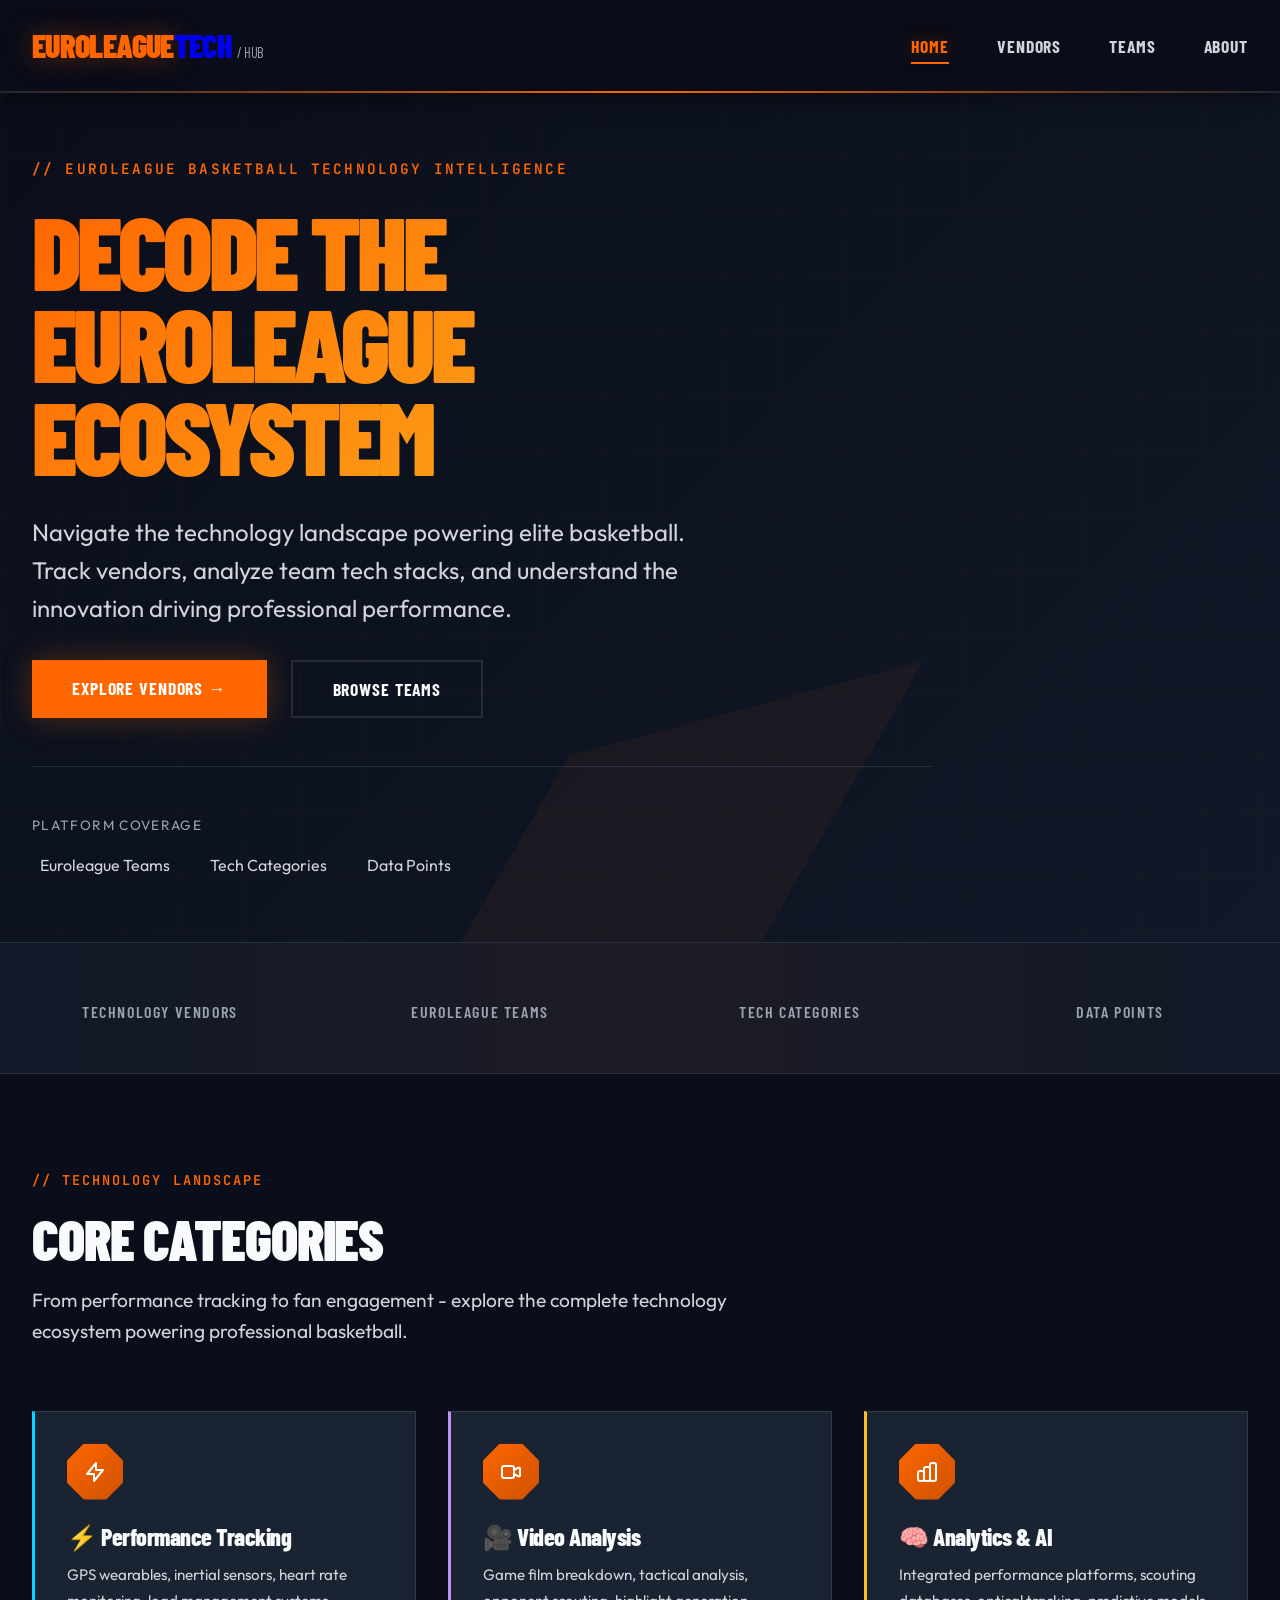
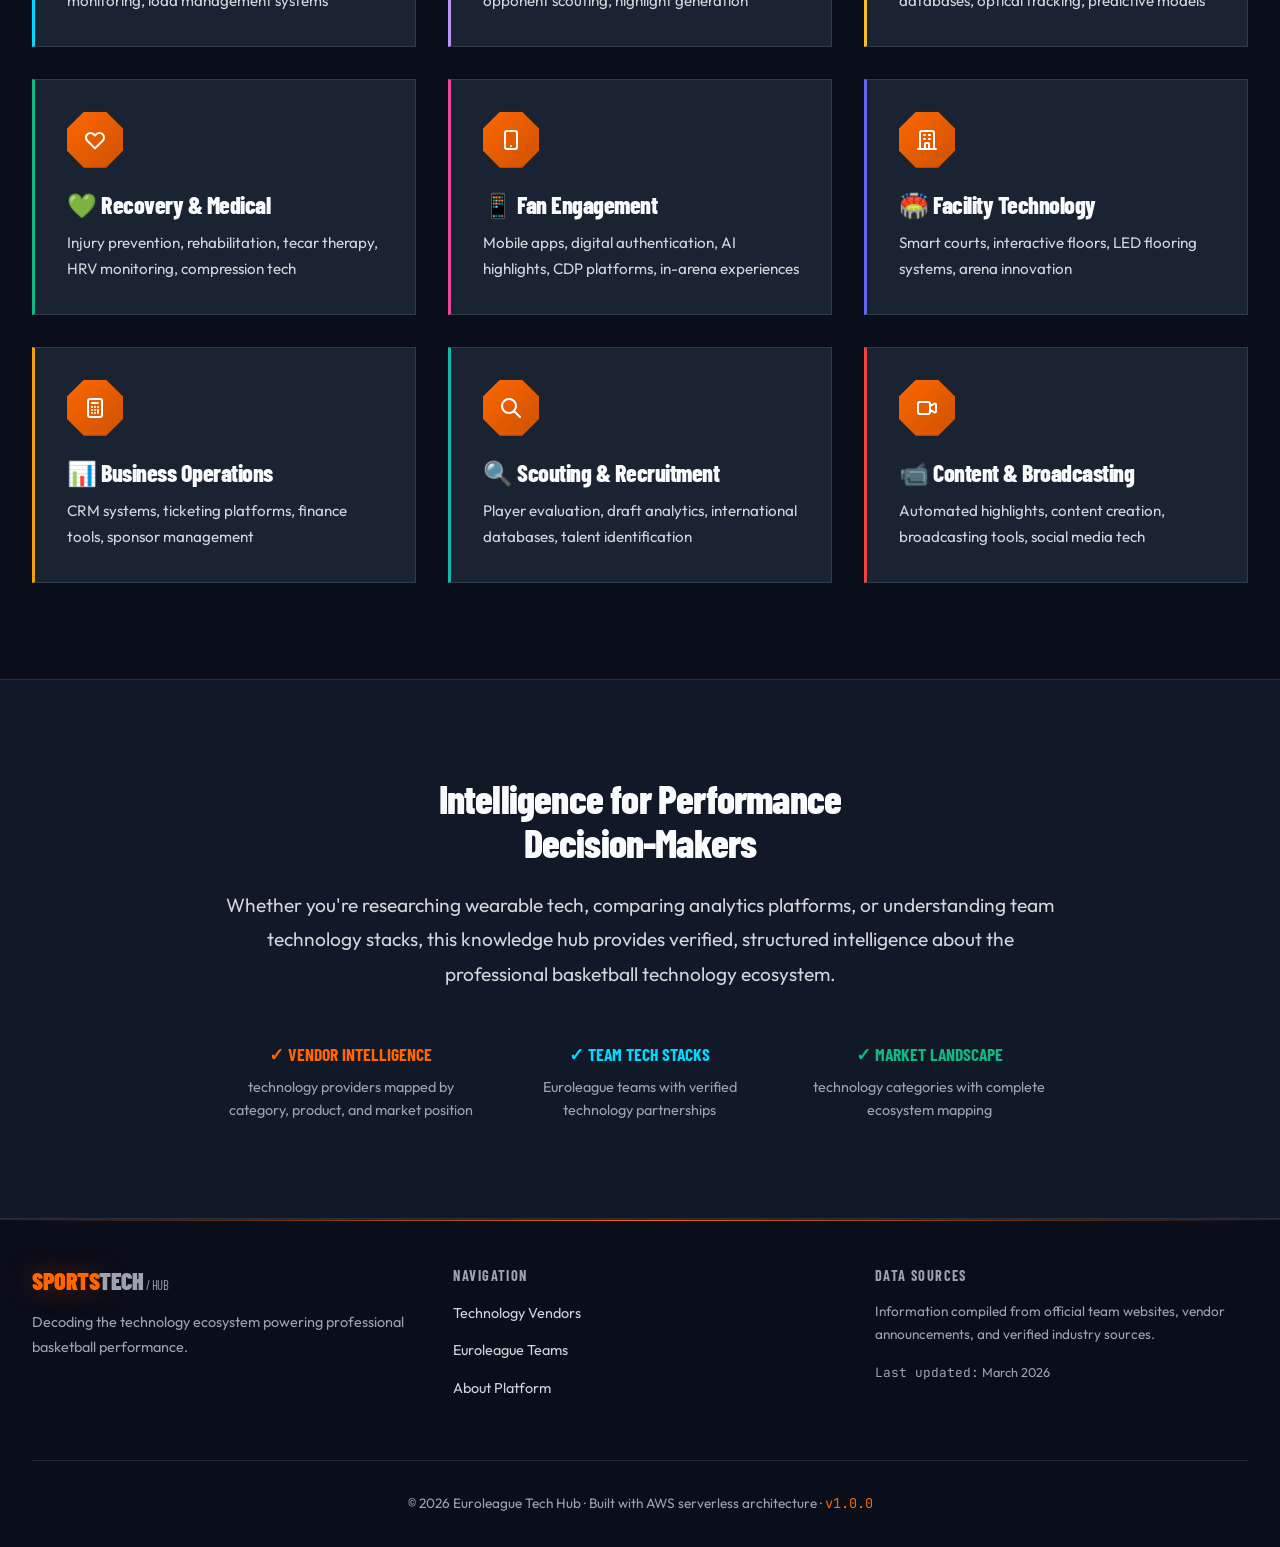
<file: frontend/index.html>
<!DOCTYPE html>
<html lang="en">
<head>
    <meta charset="UTF-8">
    <meta name="viewport" content="width=device-width, initial-scale=1.0">
    <title>Euroleague Tech Hub - Basketball Technology Intelligence Platform</title>
    <link rel="stylesheet" href="assets/css/enhanced.css">
    <link href="https://fonts.googleapis.com/css2?family=Barlow+Condensed:wght@400;500;600;700;800;900&family=Outfit:wght@300;400;500;600;700&family=JetBrains+Mono:wght@400;500;600;700&display=swap" rel="stylesheet">
</head>
<body>
    <!-- Navigation - Broadcast Style -->
    <nav class="nav-broadcast">
        <div style="max-width: 1400px; margin: 0 auto; padding: 1.25rem 2rem;">
            <div style="display: flex; justify-content: space-between; align-items: center;">
                <a href="index.html" class="logo-text" style="text-decoration: none;">
                    <span class="logo-accent">EUROLEAGUE</span>TECH <span style="color: var(--text-muted); font-weight: 400; font-size: 0.9rem;">/ HUB</span>
                </a>
                <div style="display: flex; gap: 3rem; align-items: center;">
                    <a href="index.html" class="nav-link active" style="text-decoration: none;">Home</a>
                    <a href="vendors.html" class="nav-link" style="text-decoration: none;">Vendors</a>
                    <a href="teams.html" class="nav-link" style="text-decoration: none;">Teams</a>
                    <a href="about.html" class="nav-link" style="text-decoration: none;">About</a>
                </div>
            </div>
        </div>
    </nav>

    <!-- Hero Section - Diagonal Grid Breaking -->
    <section class="hero-broadcast">
        <div class="hero-diagonal-accent"></div>
        <div class="hero-content" style="max-width: 1400px; margin: 0 auto; padding: 4rem 2rem; width: 100%;">
            <div style="max-width: 900px;">
                <div style="font-family: 'JetBrains Mono', monospace; color: var(--orange-primary); font-size: 0.9rem; font-weight: 600; letter-spacing: 0.15em; margin-bottom: 1.5rem; text-transform: uppercase;">
                    // EUROLEAGUE BASKETBALL TECHNOLOGY INTELLIGENCE
                </div>
                
                <h1 class="display-title" style="margin-bottom: 2rem; line-height: 0.9;">
                    DECODE THE<br/>
                    EUROLEAGUE<br/>
                    ECOSYSTEM
                </h1>
                
                <p class="hero-subtitle">
                    Navigate the technology landscape powering elite basketball. Track vendors, analyze team tech stacks, and understand the innovation driving professional performance.
                </p>
                
                <div class="hero-cta-group">
                    <button class="btn-primary" onclick="window.location.href='vendors.html'">
                        Explore <span id="home-vendor-count-cta"></span> Vendors →
                    </button>
                    <button class="btn-secondary" onclick="window.location.href='teams.html'">
                        Browse Teams
                    </button>
                </div>
                
                <div style="margin-top: 3rem; padding-top: 3rem; border-top: 1px solid var(--border-color);">
                    <div style="font-size: 0.85rem; color: var(--text-muted); text-transform: uppercase; letter-spacing: 0.1em;">
                        PLATFORM COVERAGE
                    </div>
                    <div style="display: flex; gap: 2rem; margin-top: 1rem; flex-wrap: wrap;">
                        <div>
                            <span id="home-platform-team-count" style="font-family: 'JetBrains Mono', monospace; color: var(--orange-primary); font-weight: 600;"></span>
                            <span style="color: var(--text-secondary); margin-left: 0.5rem;">Euroleague Teams</span>
                        </div>
                        <div>
                            <span id="home-platform-category-count" style="font-family: 'JetBrains Mono', monospace; color: var(--accent-blue); font-weight: 600;"></span>
                            <span style="color: var(--text-secondary); margin-left: 0.5rem;">Tech Categories</span>
                        </div>
                        <div>
                            <span id="home-platform-datapoint-count" style="font-family: 'JetBrains Mono', monospace; color: var(--accent-green); font-weight: 600;"></span>
                            <span style="color: var(--text-secondary); margin-left: 0.5rem;">Data Points</span>
                        </div>
                    </div>
                </div>
            </div>
        </div>
    </section>

    <!-- Live Stats Bar - Broadcast Graphics -->
    <section class="stats-broadcast">
        <div style="max-width: 1400px; margin: 0 auto; padding: 0 2rem; position: relative; z-index: 2;">
            <div style="display: grid; grid-template-columns: repeat(auto-fit, minmax(200px, 1fr)); gap: 4rem;">
                <div class="stat-item">
                    <div class="stat-number animate-count" id="home-vendor-count-stat" data-target=""></div>
                    <div class="stat-label">Technology Vendors</div>
                </div>
                <div class="stat-item">
                    <div class="stat-number animate-count" id="home-team-count-stat" data-target=""></div>
                    <div class="stat-label">Euroleague Teams</div>
                </div>
                <div class="stat-item">
                    <div class="stat-number animate-count" id="home-category-count-stat" data-target=""></div>
                    <div class="stat-label">Tech Categories</div>
                </div>
                <div class="stat-item">
                    <div class="stat-number animate-count" id="home-datapoint-count-stat" data-target=""></div>
                    <div class="stat-label">Data Points</div>
                </div>
            </div>
        </div>
    </section>

    <!-- Technology Categories - Data Dashboard Grid -->
    <section style="padding: 6rem 0; background: var(--bg-primary);">
        <div style="max-width: 1400px; margin: 0 auto; padding: 0 2rem;">
            <div style="margin-bottom: 4rem;">
                <div style="font-family: 'JetBrains Mono', monospace; color: var(--orange-primary); font-size: 0.85rem; font-weight: 600; letter-spacing: 0.15em; margin-bottom: 1rem;">
                    // TECHNOLOGY LANDSCAPE
                </div>
                <h2 style="font-size: 3.5rem; font-weight: 900; margin-bottom: 1rem;">
                    <span id="home-categories-heading-count"></span> CORE CATEGORIES
                </h2>
                <p style="font-size: 1.2rem; color: var(--text-secondary); max-width: 700px;">
                    From performance tracking to fan engagement - explore the complete technology ecosystem powering professional basketball.
                </p>
            </div>
            
            <div class="category-grid">
                <!-- Performance Tracking -->
                <div class="card-broadcast category-card category-performance">
                    <div class="card-icon">
                        <svg style="width: 1.5rem; height: 1.5rem; color: white;" fill="none" stroke="currentColor" viewBox="0 0 24 24">
                            <path stroke-linecap="round" stroke-linejoin="round" stroke-width="2" d="M13 10V3L4 14h7v7l9-11h-7z"></path>
                        </svg>
                    </div>
                    <div style="display: flex; align-items: center; gap: 0.75rem; margin-bottom: 0.75rem;">
                        <h3 class="card-title" style="margin: 0;">⚡ Performance Tracking</h3>
                    </div>
                    <p class="card-description">
                        GPS wearables, inertial sensors, heart rate monitoring, load management systems
                    </p>
                </div>

                <!-- Video Analysis -->
                <div class="card-broadcast category-card category-video">
                    <div class="card-icon">
                        <svg style="width: 1.5rem; height: 1.5rem; color: white;" fill="none" stroke="currentColor" viewBox="0 0 24 24">
                            <path stroke-linecap="round" stroke-linejoin="round" stroke-width="2" d="M15 10l4.553-2.276A1 1 0 0121 8.618v6.764a1 1 0 01-1.447.894L15 14M5 18h8a2 2 0 002-2V8a2 2 0 00-2-2H5a2 2 0 00-2 2v8a2 2 0 002 2z"></path>
                        </svg>
                    </div>
                    <div style="display: flex; align-items: center; gap: 0.75rem; margin-bottom: 0.75rem;">
                        <h3 class="card-title" style="margin: 0;">🎥 Video Analysis</h3>
                    </div>
                    <p class="card-description">
                        Game film breakdown, tactical analysis, opponent scouting, highlight generation
                    </p>
                </div>

                <!-- Analytics & AI -->
                <div class="card-broadcast category-card category-analytics">
                    <div class="card-icon">
                        <svg style="width: 1.5rem; height: 1.5rem; color: white;" fill="none" stroke="currentColor" viewBox="0 0 24 24">
                            <path stroke-linecap="round" stroke-linejoin="round" stroke-width="2" d="M9 19v-6a2 2 0 00-2-2H5a2 2 0 00-2 2v6a2 2 0 002 2h2a2 2 0 002-2zm0 0V9a2 2 0 012-2h2a2 2 0 012 2v10m-6 0a2 2 0 002 2h2a2 2 0 002-2m0 0V5a2 2 0 012-2h2a2 2 0 012 2v14a2 2 0 01-2 2h-2a2 2 0 01-2-2z"></path>
                        </svg>
                    </div>
                    <div style="display: flex; align-items: center; gap: 0.75rem; margin-bottom: 0.75rem;">
                        <h3 class="card-title" style="margin: 0;">🧠 Analytics & AI</h3>
                    </div>
                    <p class="card-description">
                        Integrated performance platforms, scouting databases, optical tracking, predictive models
                    </p>
                </div>

                <!-- Recovery & Medical -->
                <div class="card-broadcast category-card category-recovery">
                    <div class="card-icon">
                        <svg style="width: 1.5rem; height: 1.5rem; color: white;" fill="none" stroke="currentColor" viewBox="0 0 24 24">
                            <path stroke-linecap="round" stroke-linejoin="round" stroke-width="2" d="M4.318 6.318a4.5 4.5 0 000 6.364L12 20.364l7.682-7.682a4.5 4.5 0 00-6.364-6.364L12 7.636l-1.318-1.318a4.5 4.5 0 00-6.364 0z"></path>
                        </svg>
                    </div>
                    <div style="display: flex; align-items: center; gap: 0.75rem; margin-bottom: 0.75rem;">
                        <h3 class="card-title" style="margin: 0;">💚 Recovery & Medical</h3>
                    </div>
                    <p class="card-description">
                        Injury prevention, rehabilitation, tecar therapy, HRV monitoring, compression tech
                    </p>
                </div>

                <!-- Fan Engagement -->
                <div class="card-broadcast category-card category-fan">
                    <div class="card-icon">
                        <svg style="width: 1.5rem; height: 1.5rem; color: white;" fill="none" stroke="currentColor" viewBox="0 0 24 24">
                            <path stroke-linecap="round" stroke-linejoin="round" stroke-width="2" d="M12 18h.01M8 21h8a2 2 0 002-2V5a2 2 0 00-2-2H8a2 2 0 00-2 2v14a2 2 0 002 2z"></path>
                        </svg>
                    </div>
                    <div style="display: flex; align-items: center; gap: 0.75rem; margin-bottom: 0.75rem;">
                        <h3 class="card-title" style="margin: 0;">📱 Fan Engagement</h3>
                    </div>
                    <p class="card-description">
                        Mobile apps, digital authentication, AI highlights, CDP platforms, in-arena experiences
                    </p>
                </div>

                <!-- Facility Technology -->
                <div class="card-broadcast category-card category-facility">
                    <div class="card-icon">
                        <svg style="width: 1.5rem; height: 1.5rem; color: white;" fill="none" stroke="currentColor" viewBox="0 0 24 24">
                            <path stroke-linecap="round" stroke-linejoin="round" stroke-width="2" d="M19 21V5a2 2 0 00-2-2H7a2 2 0 00-2 2v16m14 0h2m-2 0h-5m-9 0H3m2 0h5M9 7h1m-1 4h1m4-4h1m-1 4h1m-5 10v-5a1 1 0 011-1h2a1 1 0 011 1v5m-4 0h4"></path>
                        </svg>
                    </div>
                    <div style="display: flex; align-items: center; gap: 0.75rem; margin-bottom: 0.75rem;">
                        <h3 class="card-title" style="margin: 0;">🏟️ Facility Technology</h3>
                    </div>
                    <p class="card-description">
                        Smart courts, interactive floors, LED flooring systems, arena innovation
                    </p>
                </div>

                <!-- Business Operations -->
                <div class="card-broadcast category-card category-business">
                    <div class="card-icon">
                        <svg style="width: 1.5rem; height: 1.5rem; color: white;" fill="none" stroke="currentColor" viewBox="0 0 24 24">
                            <path stroke-linecap="round" stroke-linejoin="round" stroke-width="2" d="M9 7h6m0 10v-3m-3 3h.01M9 17h.01M9 14h.01M12 14h.01M15 11h.01M12 11h.01M9 11h.01M7 21h10a2 2 0 002-2V5a2 2 0 00-2-2H7a2 2 0 00-2 2v14a2 2 0 002 2z"></path>
                        </svg>
                    </div>
                    <div style="display: flex; align-items: center; gap: 0.75rem; margin-bottom: 0.75rem;">
                        <h3 class="card-title" style="margin: 0;">📊 Business Operations</h3>
                    </div>
                    <p class="card-description">
                        CRM systems, ticketing platforms, finance tools, sponsor management
                    </p>
                </div>

                <!-- Scouting & Recruitment -->
                <div class="card-broadcast category-card category-scouting">
                    <div class="card-icon">
                        <svg style="width: 1.5rem; height: 1.5rem; color: white;" fill="none" stroke="currentColor" viewBox="0 0 24 24">
                            <path stroke-linecap="round" stroke-linejoin="round" stroke-width="2" d="M21 21l-6-6m2-5a7 7 0 11-14 0 7 7 0 0114 0z"></path>
                        </svg>
                    </div>
                    <div style="display: flex; align-items: center; gap: 0.75rem; margin-bottom: 0.75rem;">
                        <h3 class="card-title" style="margin: 0;">🔍 Scouting & Recruitment</h3>
                    </div>
                    <p class="card-description">
                        Player evaluation, draft analytics, international databases, talent identification
                    </p>
                </div>

                <!-- Content & Broadcasting -->
                <div class="card-broadcast category-card category-content">
                    <div class="card-icon">
                        <svg style="width: 1.5rem; height: 1.5rem; color: white;" fill="none" stroke="currentColor" viewBox="0 0 24 24">
                            <path stroke-linecap="round" stroke-linejoin="round" stroke-width="2" d="M15 10l4.553-2.276A1 1 0 0121 8.618v6.764a1 1 0 01-1.447.894L15 14M5 18h8a2 2 0 002-2V8a2 2 0 00-2-2H5a2 2 0 00-2 2v8a2 2 0 002 2z"></path>
                        </svg>
                    </div>
                    <div style="display: flex; align-items: center; gap: 0.75rem; margin-bottom: 0.75rem;">
                        <h3 class="card-title" style="margin: 0;">📹 Content & Broadcasting</h3>
                    </div>
                    <p class="card-description">
                        Automated highlights, content creation, broadcasting tools, social media tech
                    </p>
                </div>
            </div>
        </div>
    </section>

    <!-- Platform Value Proposition -->
    <section style="padding: 6rem 0; background: var(--bg-secondary); border-top: 1px solid var(--border-color); border-bottom: 1px solid var(--border-color);">
        <div style="max-width: 900px; margin: 0 auto; padding: 0 2rem; text-align: center;">
            <h2 style="font-size: 2.5rem; font-weight: 800; margin-bottom: 1.5rem;">
                Intelligence for Performance<br/>Decision-Makers
            </h2>
            <p style="font-size: 1.2rem; color: var(--text-secondary); line-height: 1.8; margin-bottom: 2rem;">
                Whether you're researching wearable tech, comparing analytics platforms, or understanding team technology stacks, this knowledge hub provides verified, structured intelligence about the professional basketball technology ecosystem.
            </p>
            <div style="display: grid; grid-template-columns: repeat(auto-fit, minmax(250px, 1fr)); gap: 2rem; margin-top: 3rem;">
                <div>
                    <div style="font-family: 'Barlow Condensed', sans-serif; font-weight: 700; font-size: 1.1rem; color: var(--orange-primary); margin-bottom: 0.5rem;">✓ VENDOR INTELLIGENCE</div>
                    <p style="color: var(--text-muted); font-size: 0.9rem;"><span id="home-vendor-count-summary"></span> technology providers mapped by category, product, and market position</p>
                </div>
                <div>
                    <div style="font-family: 'Barlow Condensed', sans-serif; font-weight: 700; font-size: 1.1rem; color: var(--accent-blue); margin-bottom: 0.5rem;">✓ TEAM TECH STACKS</div>
                    <p style="color: var(--text-muted); font-size: 0.9rem;"><span id="home-team-count-summary"></span> Euroleague teams with verified technology partnerships</p>
                </div>
                <div>
                    <div style="font-family: 'Barlow Condensed', sans-serif; font-weight: 700; font-size: 1.1rem; color: var(--accent-green); margin-bottom: 0.5rem;">✓ MARKET LANDSCAPE</div>
                    <p style="color: var(--text-muted); font-size: 0.9rem;"><span id="home-market-category-count"></span> technology categories with complete ecosystem mapping</p>
                </div>
            </div>
        </div>
    </section>

    <!-- Footer - Terminal Style -->
    <footer class="footer-broadcast" style="position: relative;">
        <div style="max-width: 1400px; margin: 0 auto; padding: 0 2rem;">
            <div style="display: grid; grid-template-columns: repeat(auto-fit, minmax(250px, 1fr)); gap: 3rem; margin-bottom: 3rem;">
                <div>
                    <h3 style="font-family: 'Barlow Condensed', sans-serif; font-weight: 900; font-size: 1.5rem; margin-bottom: 1rem;">
                        <span class="logo-accent">SPORTS</span>TECH<span style="color: var(--text-muted); font-weight: 400; font-size: 0.8rem;"> / HUB</span>
                    </h3>
                    <p style="color: var(--text-muted); font-size: 0.9rem; line-height: 1.7;">
                        Decoding the technology ecosystem powering professional basketball performance.
                    </p>
                </div>
                <div>
                    <h4 style="font-family: 'Barlow Condensed', sans-serif; font-weight: 700; text-transform: uppercase; letter-spacing: 0.1em; margin-bottom: 1rem; font-size: 0.9rem;">Navigation</h4>
                    <ul style="list-style: none; padding: 0; margin: 0;">
                        <li style="margin-bottom: 0.75rem;"><a href="vendors.html" style="color: var(--text-secondary); text-decoration: none; transition: color 0.3s; font-size: 0.9rem;" onmouseover="this.style.color='var(--orange-primary)'" onmouseout="this.style.color='var(--text-secondary)'">Technology Vendors</a></li>
                        <li style="margin-bottom: 0.75rem;"><a href="teams.html" style="color: var(--text-secondary); text-decoration: none; transition: color 0.3s; font-size: 0.9rem;" onmouseover="this.style.color='var(--orange-primary)'" onmouseout="this.style.color='var(--text-secondary)'">Euroleague Teams</a></li>
                        <li style="margin-bottom: 0.75rem;"><a href="about.html" style="color: var(--text-secondary); text-decoration: none; transition: color 0.3s; font-size: 0.9rem;" onmouseover="this.style.color='var(--orange-primary)'" onmouseout="this.style.color='var(--text-secondary)'">About Platform</a></li>
                    </ul>
                </div>
                <div>
                    <h4 style="font-family: 'Barlow Condensed', sans-serif; font-weight: 700; text-transform: uppercase; letter-spacing: 0.1em; margin-bottom: 1rem; font-size: 0.9rem;">Data Sources</h4>
                    <p style="color: var(--text-muted); font-size: 0.85rem; line-height: 1.7;">
                        Information compiled from official team websites, vendor announcements, and verified industry sources.
                    </p>
                    <p style="color: var(--text-muted); font-size: 0.8rem; margin-top: 1rem;">
                        <span style="font-family: 'JetBrains Mono', monospace;">Last updated:</span> March 2026
                    </p>
                </div>
            </div>
            <div style="padding-top: 2rem; border-top: 1px solid var(--border-color); text-align: center; font-size: 0.85rem; color: var(--text-muted);">
                <span style="font-family: 'JetBrains Mono', monospace;">©</span> 2026 Euroleague Tech Hub · Built with AWS serverless architecture · <span style="font-family: 'JetBrains Mono', monospace; color: var(--orange-primary);">v1.0.0</span>
            </div>
        </div>
    </footer>

    <!-- Kinetic Number Counter Script -->
    <script>
        const API_BASE_URL = 'https://1o8pl970wc.execute-api.eu-west-1.amazonaws.com/dev';
        const LANDING_TECH_CATEGORIES = [
            'Performance Tracking',
            'Video Analysis',
            'Analytics & AI',
            'Recovery & Medical',
            'Fan Engagement',
            'Facilities & Infrastructure',
            'Business Operations',
            'Scouting & Recruitment',
            'Content & Broadcasting'
        ];

        function normalizeCategory(category) {
            if (!category) {
                return '';
            }

            const cleanCategory = category.replace(/^CATEGORY#/, '').toLowerCase();
            const categoryMap = {
                'data-analytics': 'Analytics & AI',
                'content-and-broadcasting': 'Content & Broadcasting',
                'recovery-and-medical': 'Recovery & Medical',
                'facilities-and-infrastructure': 'Facilities & Infrastructure',
                'scouting-and-recruitment': 'Scouting & Recruitment',
                'performance-tracking': 'Performance Tracking',
                'video-analysis': 'Video Analysis',
                'fan-engagement': 'Fan Engagement',
                'business-operations': 'Business Operations',
                'data analytics': 'Analytics & AI',
                'content and broadcasting': 'Content & Broadcasting',
                'recovery and medical': 'Recovery & Medical',
                'facilities and infrastructure': 'Facilities & Infrastructure',
                'scouting and recruitment': 'Scouting & Recruitment',
                'performance tracking': 'Performance Tracking',
                'video analysis': 'Video Analysis',
                'fan engagement': 'Fan Engagement',
                'business operations': 'Business Operations'
            };

            return categoryMap[cleanCategory] || category;
        }

        function extractList(data, key) {
            if (Array.isArray(data)) {
                return data;
            }
            if (data && Array.isArray(data[key])) {
                return data[key];
            }
            return [];
        }

        function setText(id, value) {
            const element = document.getElementById(id);
            if (element) {
                element.textContent = value;
            }
        }

        function setCounterTarget(id, value) {
            const element = document.getElementById(id);
            if (element) {
                element.setAttribute('data-target', String(value));
                element.textContent = '';
            }
        }

        async function loadHomeMetrics() {
            const [vendorsResponse, teamsResponse] = await Promise.all([
                fetch(`${API_BASE_URL}/vendors`),
                fetch(`${API_BASE_URL}/teams`)
            ]);

            if (!vendorsResponse.ok || !teamsResponse.ok) {
                throw new Error('Failed to fetch homepage metrics');
            }

            const vendorsData = await vendorsResponse.json();
            const teamsData = await teamsResponse.json();
            const vendors = extractList(vendorsData, 'vendors');
            const teams = extractList(teamsData, 'teams');

            const vendorCount = vendors.length;
            const teamCount = teams.length;
            const uniqueCategories = new Set();

            vendors.forEach(vendor => {
                const categories = Array.isArray(vendor.Categories) && vendor.Categories.length > 0
                    ? vendor.Categories
                    : (vendor.PrimaryCategory ? [vendor.PrimaryCategory] : []);

                categories.forEach(category => {
                    const normalized = normalizeCategory(category);
                    if (normalized) {
                        uniqueCategories.add(normalized);
                    }
                });
            });

            const categoryCount = LANDING_TECH_CATEGORIES.length;
            const vendorProductsCount = vendors.reduce((sum, vendor) => sum + (Array.isArray(vendor.Products) ? vendor.Products.length : 0), 0);
            const teamPartnershipsCount = teams.reduce((sum, team) => sum + (Array.isArray(team.Partnerships) ? team.Partnerships.length : 0), 0);
            const dataPointCount = vendorProductsCount + teamPartnershipsCount;

            setText('home-vendor-count-cta', vendorCount);
            setText('home-vendor-count-summary', vendorCount);
            setText('home-platform-team-count', teamCount);
            setText('home-platform-category-count', categoryCount);
            setText('home-platform-datapoint-count', dataPointCount);
            setText('home-categories-heading-count', categoryCount);
            setText('home-team-count-summary', teamCount);
            setText('home-market-category-count', categoryCount);

            setCounterTarget('home-vendor-count-stat', vendorCount);
            setCounterTarget('home-team-count-stat', teamCount);
            setCounterTarget('home-category-count-stat', categoryCount);
            setCounterTarget('home-datapoint-count-stat', dataPointCount);
        }

        // Animated Number Counter
        function animateCounter(element) {
            const target = parseInt(element.getAttribute('data-target'));
            if (!Number.isFinite(target)) {
                return;
            }
            const duration = 2000;
            const increment = target / (duration / 16);
            let current = 0;
            
            const timer = setInterval(() => {
                current += increment;
                if (current >= target) {
                    element.textContent = target;
                    clearInterval(timer);
                } else {
                    element.textContent = Math.floor(current);
                }
            }, 16);
        }
        
        // Trigger counters on scroll
        const observer = new IntersectionObserver((entries) => {
            entries.forEach(entry => {
                if (entry.isIntersecting) {
                    const counters = entry.target.querySelectorAll('.animate-count');
                    counters.forEach(counter => {
                        if (counter.getAttribute('data-target') && counter.dataset.animated !== 'true') {
                            counter.dataset.animated = 'true';
                            animateCounter(counter);
                        }
                    });
                }
            });
        }, { threshold: 0.5 });
        
        async function initializeHomePage() {
            try {
                await loadHomeMetrics();
            } catch (error) {
                console.error('Error loading homepage metrics:', error);
            }

            const statsSection = document.querySelector('.stats-broadcast');
            if (statsSection) {
                observer.observe(statsSection);
            }
        }

        document.addEventListener('DOMContentLoaded', initializeHomePage);
    </script>
</body>
</html>
</file>
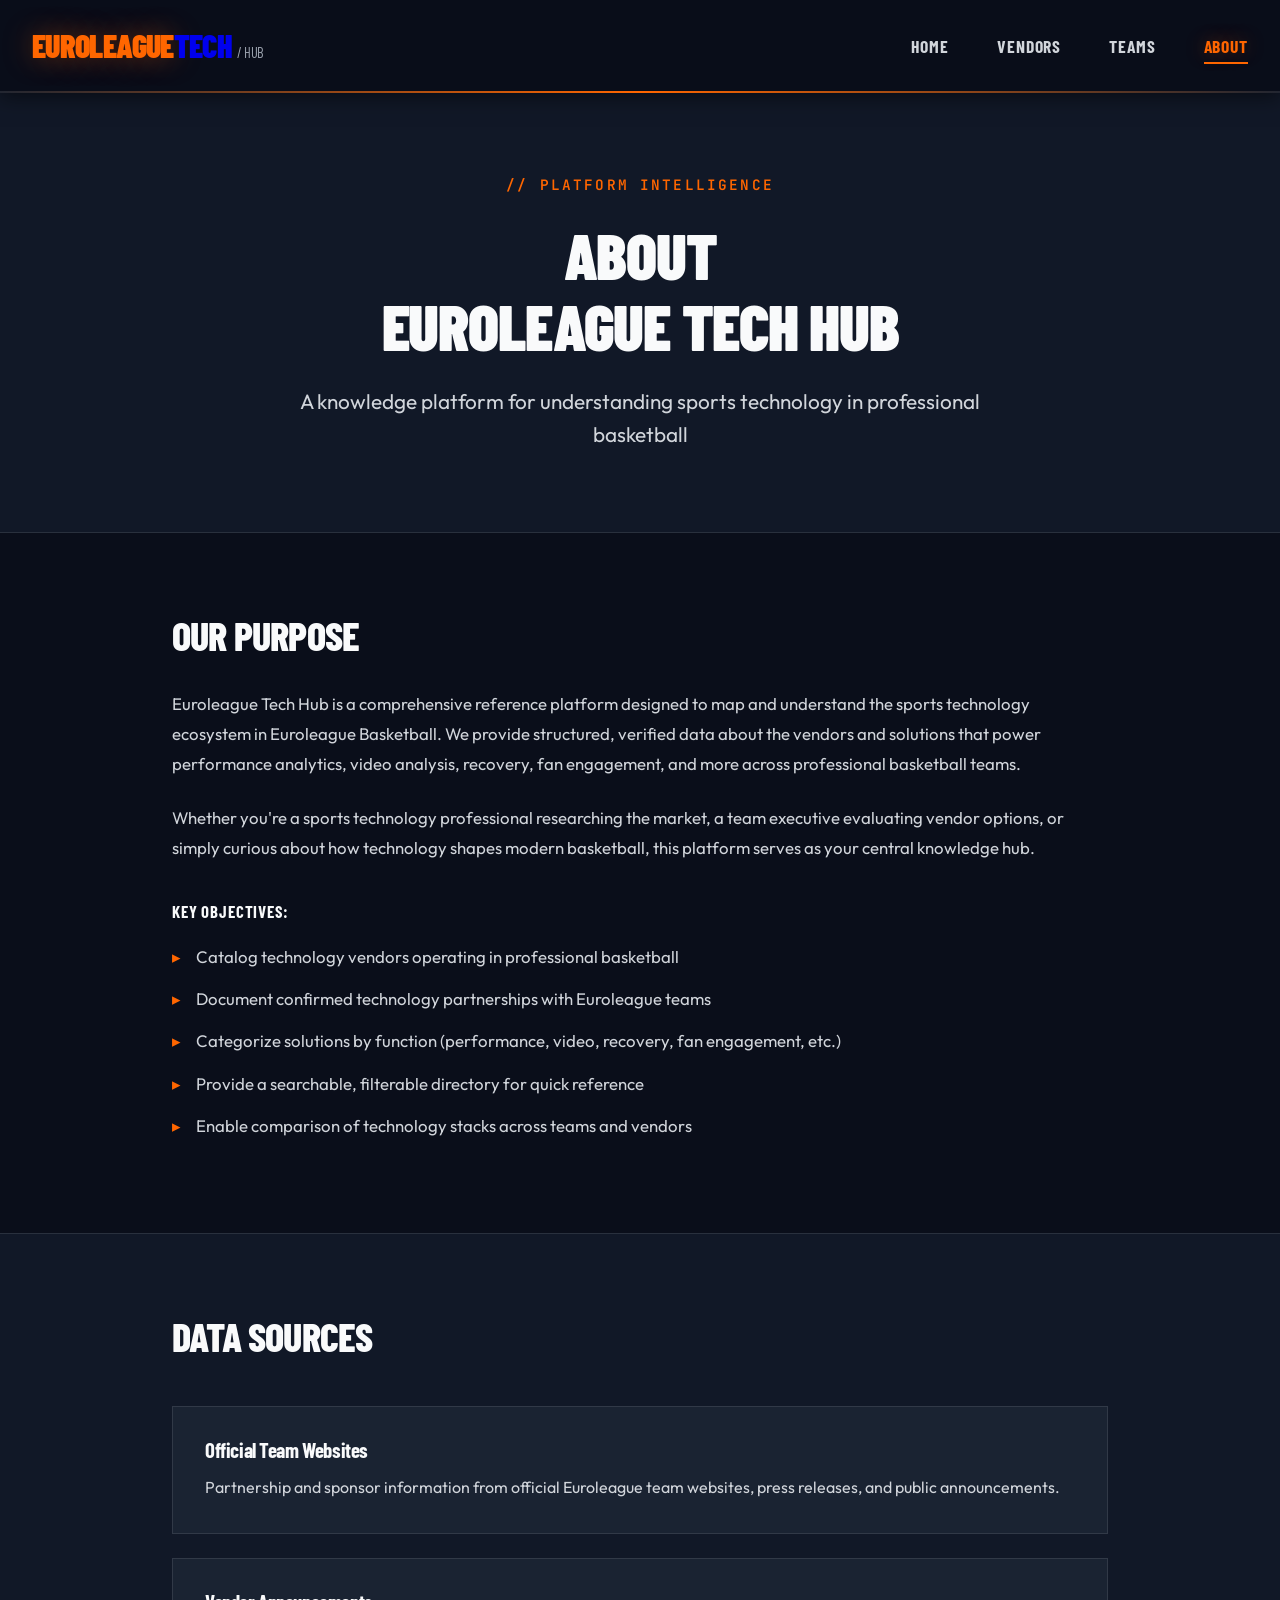
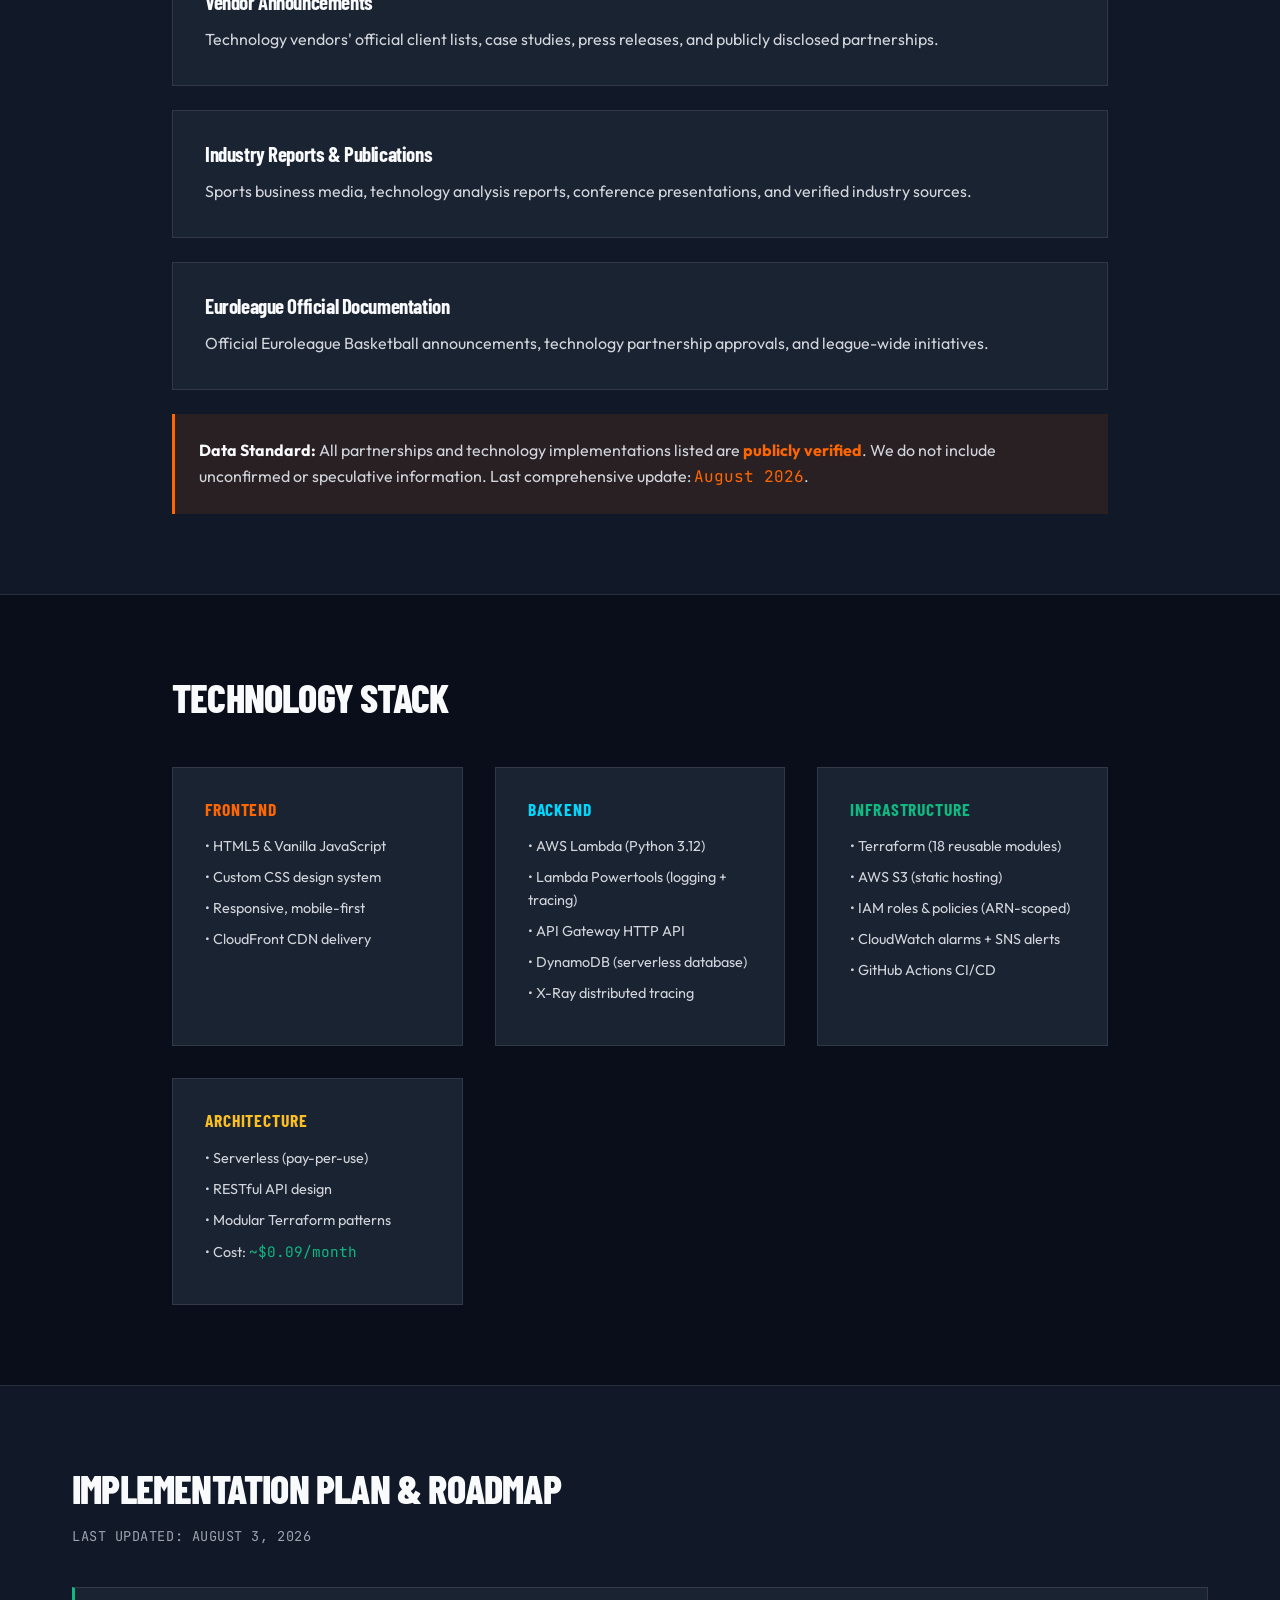
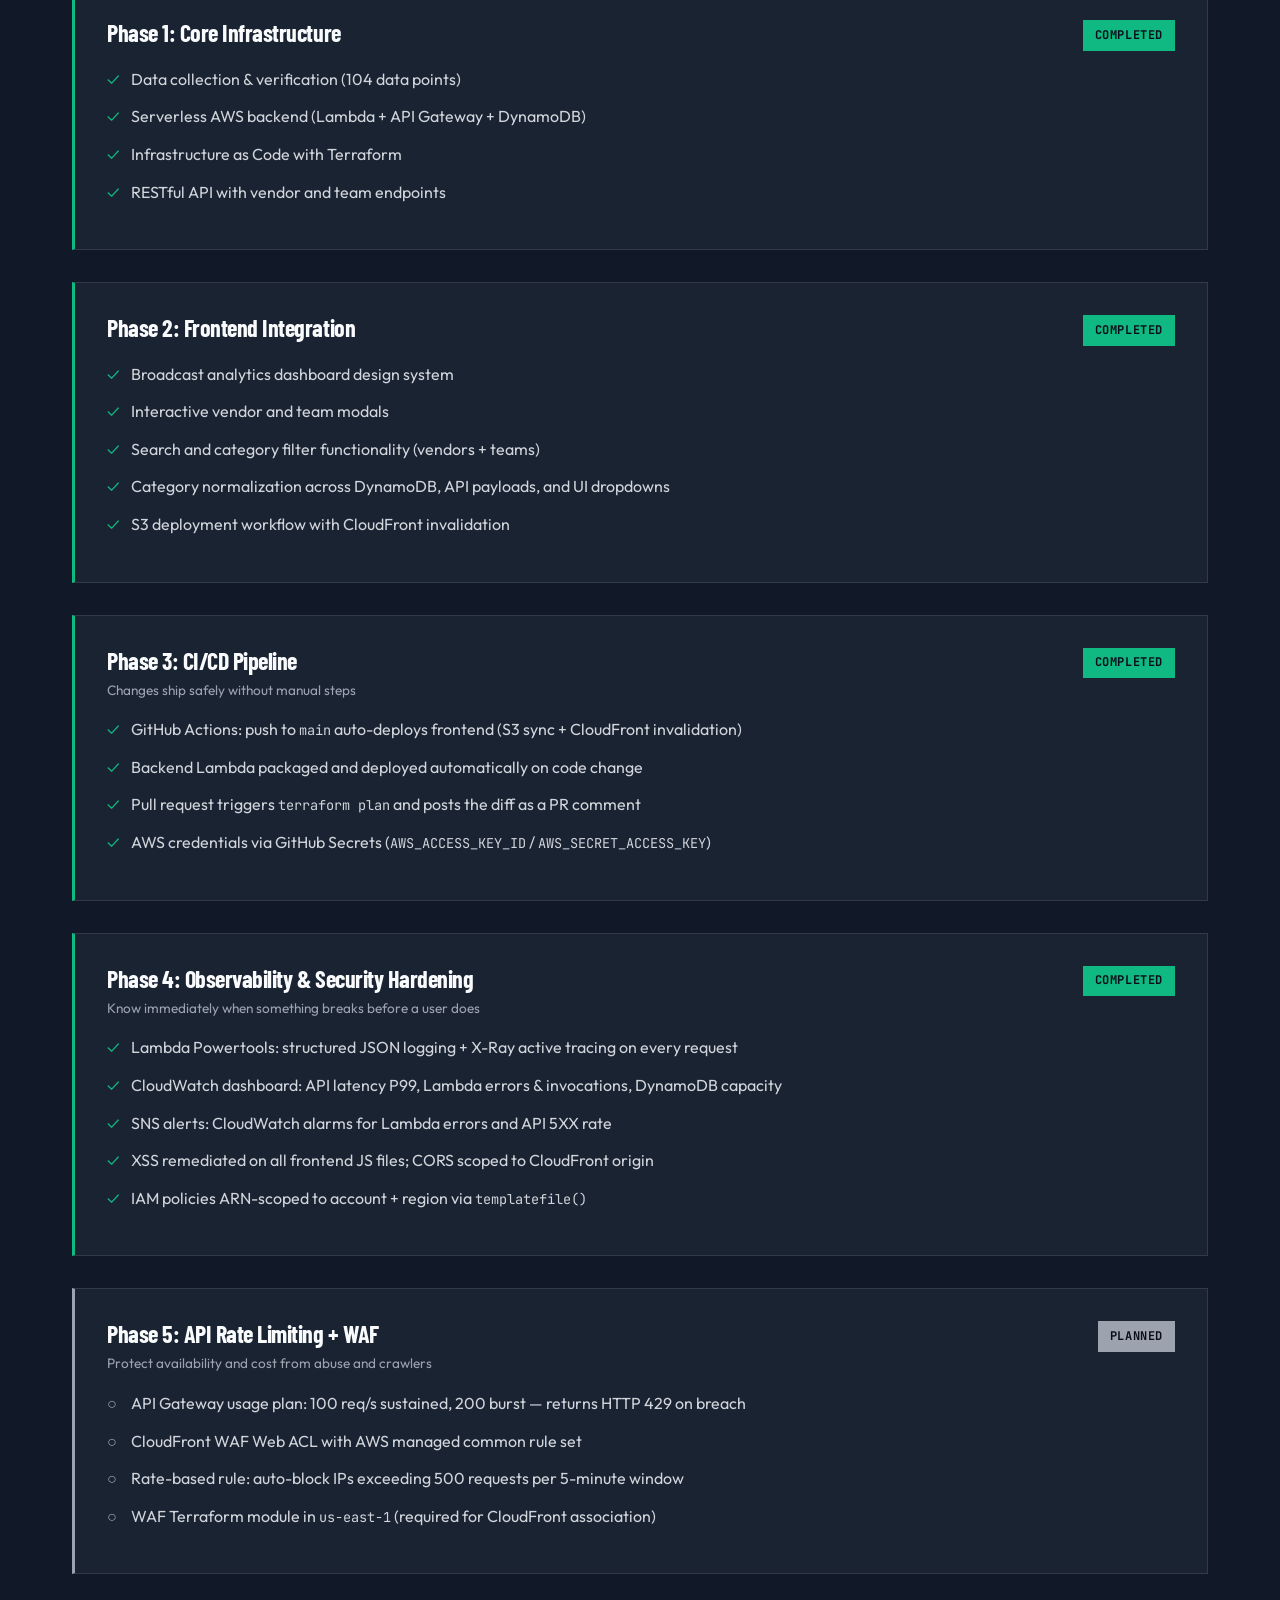
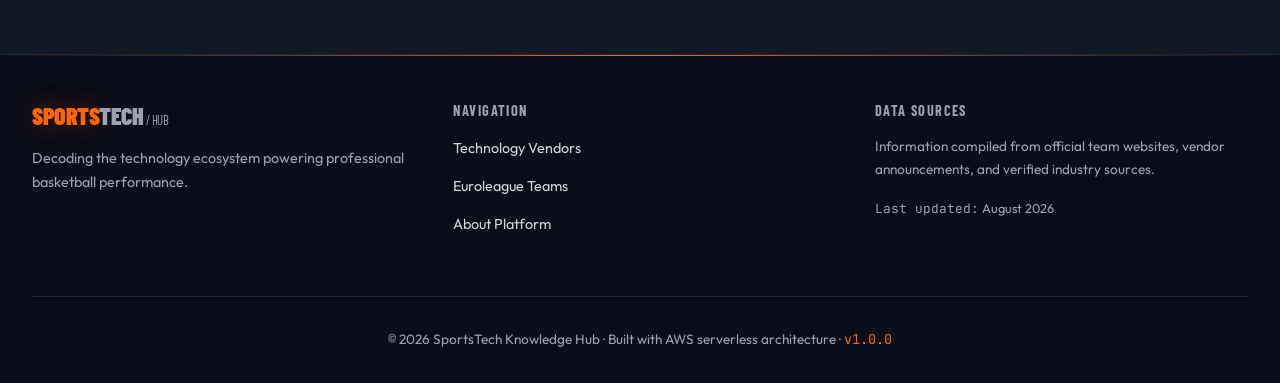
<file: frontend/about.html>
<!DOCTYPE html>
<html lang="en">
<head>
    <meta charset="UTF-8">
    <meta name="viewport" content="width=device-width, initial-scale=1.0">
    <title>About - Euroleague Tech Hub</title>
    <link rel="stylesheet" href="assets/css/enhanced.css">
    <link href="https://fonts.googleapis.com/css2?family=Barlow+Condensed:wght@400;500;600;700;800;900&family=Outfit:wght@300;400;500;600;700&family=JetBrains+Mono:wght@400;500;600;700&display=swap" rel="stylesheet">
</head>
<body>
    <!-- Navigation -->
    <nav class="nav-broadcast">
        <div style="max-width: 1400px; margin: 0 auto; padding: 1.25rem 2rem;">
            <div style="display: flex; justify-content: space-between; align-items: center;">
                <a href="index.html" class="logo-text" style="text-decoration: none;">
                    <span class="logo-accent">EUROLEAGUE</span>TECH <span style="color: var(--text-muted); font-weight: 400; font-size: 0.9rem;">/ HUB</span>
                </a>
                <div style="display: flex; gap: 3rem; align-items: center;">
                    <a href="index.html" class="nav-link" style="text-decoration: none;">Home</a>
                    <a href="vendors.html" class="nav-link" style="text-decoration: none;">Vendors</a>
                    <a href="teams.html" class="nav-link" style="text-decoration: none;">Teams</a>
                    <a href="about.html" class="nav-link active" style="text-decoration: none;">About</a>
                </div>
            </div>
        </div>
    </nav>

    <!-- Hero -->
    <section style="background: var(--bg-secondary); padding: 5rem 0; border-bottom: 1px solid var(--border-color);">
        <div style="max-width: 900px; margin: 0 auto; padding: 0 2rem; text-align: center;">
            <div style="font-family: 'JetBrains Mono', monospace; color: var(--orange-primary); font-size: 0.9rem; font-weight: 600; letter-spacing: 0.15em; margin-bottom: 1.5rem; text-transform: uppercase;">
                // PLATFORM INTELLIGENCE
            </div>
            <h1 style="font-family: 'Barlow Condensed', sans-serif; font-size: 4rem; font-weight: 900; margin-bottom: 1.5rem;">
                ABOUT<br/>EUROLEAGUE TECH HUB
            </h1>
            <p style="font-size: 1.3rem; color: var(--text-secondary); max-width: 700px; margin: 0 auto;">
                A knowledge platform for understanding sports technology in professional basketball
            </p>
        </div>
    </section>

    <!-- Purpose -->
    <section style="padding: 5rem 0; background: var(--bg-primary);">
        <div style="max-width: 1000px; margin: 0 auto; padding: 0 2rem;">
            <h2 style="font-family: 'Barlow Condensed', sans-serif; font-size: 2.5rem; font-weight: 800; margin-bottom: 2rem;">OUR PURPOSE</h2>
            <div style="font-size: 1.05rem; color: var(--text-secondary); line-height: 1.8;">
                <p style="margin-bottom: 1.5rem;">
                    Euroleague Tech Hub is a comprehensive reference platform designed to map and understand the sports technology ecosystem 
                    in Euroleague Basketball. We provide structured, verified data about the vendors and solutions that power 
                    performance analytics, video analysis, recovery, fan engagement, and more across professional basketball teams.
                </p>
                <p style="margin-bottom: 1.5rem;">
                    Whether you're a sports technology professional researching the market, a team executive evaluating vendor options, 
                    or simply curious about how technology shapes modern basketball, this platform serves as your central knowledge hub.
                </p>
                <p style="font-family: 'Barlow Condensed', sans-serif; font-weight: 700; color: var(--text-primary); margin: 2rem 0 1rem; text-transform: uppercase; letter-spacing: 0.05em;">
                    Key Objectives:
                </p>
                <ul style="list-style: none; padding-left: 0; margin: 0;">
                    <li style="margin-bottom: 0.75rem; padding-left: 1.5rem; position: relative;">
                        <span style="position: absolute; left: 0; color: var(--orange-primary);">▸</span>
                        Catalog technology vendors operating in professional basketball
                    </li>
                    <li style="margin-bottom: 0.75rem; padding-left: 1.5rem; position: relative;">
                        <span style="position: absolute; left: 0; color: var(--orange-primary);">▸</span>
                        Document confirmed technology partnerships with Euroleague teams
                    </li>
                    <li style="margin-bottom: 0.75rem; padding-left: 1.5rem; position: relative;">
                        <span style="position: absolute; left: 0; color: var(--orange-primary);">▸</span>
                        Categorize solutions by function (performance, video, recovery, fan engagement, etc.)
                    </li>
                    <li style="margin-bottom: 0.75rem; padding-left: 1.5rem; position: relative;">
                        <span style="position: absolute; left: 0; color: var(--orange-primary);">▸</span>
                        Provide a searchable, filterable directory for quick reference
                    </li>
                    <li style="margin-bottom: 0.75rem; padding-left: 1.5rem; position: relative;">
                        <span style="position: absolute; left: 0; color: var(--orange-primary);">▸</span>
                        Enable comparison of technology stacks across teams and vendors
                    </li>
                </ul>
            </div>
        </div>
    </section>

    <!-- Data Sources -->
    <section style="padding: 5rem 0; background: var(--bg-secondary); border-top: 1px solid var(--border-color); border-bottom: 1px solid var(--border-color);">
        <div style="max-width: 1000px; margin: 0 auto; padding: 0 2rem;">
            <h2 style="font-family: 'Barlow Condensed', sans-serif; font-size: 2.5rem; font-weight: 800; margin-bottom: 3rem;">DATA SOURCES</h2>
            <div style="display: grid; gap: 1.5rem;">
                <div class="card-broadcast">
                    <h3 style="font-family: 'Barlow Condensed', sans-serif; font-size: 1.3rem; font-weight: 700; margin-bottom: 0.75rem; color: var(--text-primary);">Official Team Websites</h3>
                    <p style="color: var(--text-secondary); line-height: 1.7;">
                        Partnership and sponsor information from official Euroleague team websites, press releases, and public announcements.
                    </p>
                </div>
                
                <div class="card-broadcast">
                    <h3 style="font-family: 'Barlow Condensed', sans-serif; font-size: 1.3rem; font-weight: 700; margin-bottom: 0.75rem; color: var(--text-primary);">Vendor Announcements</h3>
                    <p style="color: var(--text-secondary); line-height: 1.7;">
                        Technology vendors' official client lists, case studies, press releases, and publicly disclosed partnerships.
                    </p>
                </div>
                
                <div class="card-broadcast">
                    <h3 style="font-family: 'Barlow Condensed', sans-serif; font-size: 1.3rem; font-weight: 700; margin-bottom: 0.75rem; color: var(--text-primary);">Industry Reports & Publications</h3>
                    <p style="color: var(--text-secondary); line-height: 1.7;">
                        Sports business media, technology analysis reports, conference presentations, and verified industry sources.
                    </p>
                </div>
                
                <div class="card-broadcast">
                    <h3 style="font-family: 'Barlow Condensed', sans-serif; font-size: 1.3rem; font-weight: 700; margin-bottom: 0.75rem; color: var(--text-primary);">Euroleague Official Documentation</h3>
                    <p style="color: var(--text-secondary); line-height: 1.7;">
                        Official Euroleague Basketball announcements, technology partnership approvals, and league-wide initiatives.
                    </p>
                </div>

                <div style="background: rgba(255, 102, 0, 0.1); border-left: 3px solid var(--orange-primary); padding: 1.5rem;">
                    <p style="color: var(--text-secondary);">
                        <strong style="color: var(--text-primary);">Data Standard:</strong> All partnerships and technology implementations listed are <strong style="color: var(--orange-primary);">publicly verified</strong>. 
                        We do not include unconfirmed or speculative information. Last comprehensive update: <span style="font-family: 'JetBrains Mono', monospace; color: var(--orange-primary);">August 2026</span>.
                    </p>
                </div>
            </div>
        </div>
    </section>

    <!-- Technology Stack -->
    <section style="padding: 5rem 0; background: var(--bg-primary);">
        <div style="max-width: 1000px; margin: 0 auto; padding: 0 2rem;">
            <h2 style="font-family: 'Barlow Condensed', sans-serif; font-size: 2.5rem; font-weight: 800; margin-bottom: 3rem;">TECHNOLOGY STACK</h2>
            <div style="display: grid; grid-template-columns: repeat(auto-fit, minmax(250px, 1fr)); gap: 2rem;">
                <div class="card-broadcast">
                    <h3 style="font-family: 'Barlow Condensed', sans-serif; font-size: 1.1rem; font-weight: 700; margin-bottom: 1rem; color: var(--orange-primary); text-transform: uppercase; letter-spacing: 0.05em;">Frontend</h3>
                    <ul style="list-style: none; padding: 0; margin: 0; color: var(--text-secondary); font-size: 0.9rem;">
                        <li style="margin-bottom: 0.5rem;">• HTML5 & Vanilla JavaScript</li>
                        <li style="margin-bottom: 0.5rem;">• Custom CSS design system</li>
                        <li style="margin-bottom: 0.5rem;">• Responsive, mobile-first</li>
                        <li style="margin-bottom: 0.5rem;">• CloudFront CDN delivery</li>
                    </ul>
                </div>
                
                <div class="card-broadcast">
                    <h3 style="font-family: 'Barlow Condensed', sans-serif; font-size: 1.1rem; font-weight: 700; margin-bottom: 1rem; color: var(--accent-blue); text-transform: uppercase; letter-spacing: 0.05em;">Backend</h3>
                    <ul style="list-style: none; padding: 0; margin: 0; color: var(--text-secondary); font-size: 0.9rem;">
                        <li style="margin-bottom: 0.5rem;">• AWS Lambda (Python 3.12)</li>
                        <li style="margin-bottom: 0.5rem;">• Lambda Powertools (logging + tracing)</li>
                        <li style="margin-bottom: 0.5rem;">• API Gateway HTTP API</li>
                        <li style="margin-bottom: 0.5rem;">• DynamoDB (serverless database)</li>
                        <li style="margin-bottom: 0.5rem;">• X-Ray distributed tracing</li>
                    </ul>
                </div>
                
                <div class="card-broadcast">
                    <h3 style="font-family: 'Barlow Condensed', sans-serif; font-size: 1.1rem; font-weight: 700; margin-bottom: 1rem; color: var(--accent-green); text-transform: uppercase; letter-spacing: 0.05em;">Infrastructure</h3>
                    <ul style="list-style: none; padding: 0; margin: 0; color: var(--text-secondary); font-size: 0.9rem;">
                        <li style="margin-bottom: 0.5rem;">• Terraform (18 reusable modules)</li>
                        <li style="margin-bottom: 0.5rem;">• AWS S3 (static hosting)</li>
                        <li style="margin-bottom: 0.5rem;">• IAM roles &amp; policies (ARN-scoped)</li>
                        <li style="margin-bottom: 0.5rem;">• CloudWatch alarms + SNS alerts</li>
                        <li style="margin-bottom: 0.5rem;">• GitHub Actions CI/CD</li>
                    </ul>
                </div>
                
                <div class="card-broadcast">
                    <h3 style="font-family: 'Barlow Condensed', sans-serif; font-size: 1.1rem; font-weight: 700; margin-bottom: 1rem; color: var(--accent-yellow); text-transform: uppercase; letter-spacing: 0.05em;">Architecture</h3>
                    <ul style="list-style: none; padding: 0; margin: 0; color: var(--text-secondary); font-size: 0.9rem;">
                        <li style="margin-bottom: 0.5rem;">• Serverless (pay-per-use)</li>
                        <li style="margin-bottom: 0.5rem;">• RESTful API design</li>
                        <li style="margin-bottom: 0.5rem;">• Modular Terraform patterns</li>
                        <li style="margin-bottom: 0.5rem;">• Cost: <span style="font-family: 'JetBrains Mono', monospace; color: var(--accent-green);">~$0.09/month</span></li>
                    </ul>
                </div>
            </div>
        </div>
    </section>

    <!-- Implementation Plan & Roadmap -->
    <section style="padding: 5rem 0; background: var(--bg-secondary); border-top: 1px solid var(--border-color);">
        <div style="max-width: 1200px; margin: 0 auto; padding: 0 2rem;">
            <h2 style="font-family: 'Barlow Condensed', sans-serif; font-size: 2.5rem; font-weight: 800; margin-bottom: 1rem;">IMPLEMENTATION PLAN & ROADMAP</h2>
            <p style="color: var(--text-muted); font-family: 'JetBrains Mono', monospace; font-size: 0.85rem; margin-bottom: 2.5rem; letter-spacing: 0.04em; text-transform: uppercase;">Last updated: August 3, 2026</p>
            
            <div style="display: grid; gap: 2rem;">
                <!-- Phase 1: Completed -->
                <div class="card-broadcast" style="border-left: 3px solid var(--accent-green); animation: slideInLeft 0.6s ease-out backwards; animation-delay: 0.1s;">
                    <div style="display: flex; justify-content: space-between; align-items: start; margin-bottom: 1rem;">
                        <h3 style="font-family: 'Barlow Condensed', sans-serif; font-size: 1.5rem; font-weight: 700; color: var(--text-primary);">Phase 1: Core Infrastructure</h3>
                        <span style="background: var(--accent-green); color: var(--bg-primary); padding: 0.35rem 0.75rem; font-family: 'JetBrains Mono', monospace; font-size: 0.75rem; font-weight: 700; letter-spacing: 0.05em;">COMPLETED</span>
                    </div>
                    <ul style="list-style: none; padding: 0; margin: 0; color: var(--text-secondary);">
                        <li style="margin-bottom: 0.75rem; padding-left: 1.5rem; position: relative;">
                            <span style="position: absolute; left: 0; color: var(--accent-green);">✓</span>
                            Data collection & verification (104 data points)
                        </li>
                        <li style="margin-bottom: 0.75rem; padding-left: 1.5rem; position: relative;">
                            <span style="position: absolute; left: 0; color: var(--accent-green);">✓</span>
                            Serverless AWS backend (Lambda + API Gateway + DynamoDB)
                        </li>
                        <li style="margin-bottom: 0.75rem; padding-left: 1.5rem; position: relative;">
                            <span style="position: absolute; left: 0; color: var(--accent-green);">✓</span>
                            Infrastructure as Code with Terraform
                        </li>
                        <li style="margin-bottom: 0.75rem; padding-left: 1.5rem; position: relative;">
                            <span style="position: absolute; left: 0; color: var(--accent-green);">✓</span>
                            RESTful API with vendor and team endpoints
                        </li>
                    </ul>
                </div>

                <!-- Phase 2: Completed -->
                <div class="card-broadcast" style="border-left: 3px solid var(--accent-green); animation: slideInLeft 0.6s ease-out backwards; animation-delay: 0.2s;">
                    <div style="display: flex; justify-content: space-between; align-items: start; margin-bottom: 1rem;">
                        <h3 style="font-family: 'Barlow Condensed', sans-serif; font-size: 1.5rem; font-weight: 700; color: var(--text-primary);">Phase 2: Frontend Integration</h3>
                        <span style="background: var(--accent-green); color: var(--bg-primary); padding: 0.35rem 0.75rem; font-family: 'JetBrains Mono', monospace; font-size: 0.75rem; font-weight: 700; letter-spacing: 0.05em;">COMPLETED</span>
                    </div>
                    <ul style="list-style: none; padding: 0; margin: 0; color: var(--text-secondary);">
                        <li style="margin-bottom: 0.75rem; padding-left: 1.5rem; position: relative;">
                            <span style="position: absolute; left: 0; color: var(--accent-green);">✓</span>
                            Broadcast analytics dashboard design system
                        </li>
                        <li style="margin-bottom: 0.75rem; padding-left: 1.5rem; position: relative;">
                            <span style="position: absolute; left: 0; color: var(--accent-green);">✓</span>
                            Interactive vendor and team modals
                        </li>
                        <li style="margin-bottom: 0.75rem; padding-left: 1.5rem; position: relative;">
                            <span style="position: absolute; left: 0; color: var(--accent-green);">✓</span>
                            Search and category filter functionality (vendors + teams)
                        </li>
                        <li style="margin-bottom: 0.75rem; padding-left: 1.5rem; position: relative;">
                            <span style="position: absolute; left: 0; color: var(--accent-green);">✓</span>
                            Category normalization across DynamoDB, API payloads, and UI dropdowns
                        </li>
                        <li style="margin-bottom: 0.75rem; padding-left: 1.5rem; position: relative;">
                            <span style="position: absolute; left: 0; color: var(--accent-green);">✓</span>
                            S3 deployment workflow with CloudFront invalidation
                        </li>
                    </ul>
                </div>

                <!-- Phase 3: CI/CD -->
                <div class="card-broadcast" style="border-left: 3px solid var(--accent-green); animation: slideInLeft 0.6s ease-out backwards; animation-delay: 0.3s;">
                    <div style="display: flex; justify-content: space-between; align-items: start; margin-bottom: 1rem;">
                        <div>
                            <h3 style="font-family: 'Barlow Condensed', sans-serif; font-size: 1.5rem; font-weight: 700; color: var(--text-primary);">Phase 3: CI/CD Pipeline</h3>
                            <p style="color: var(--text-muted); font-size: 0.85rem; margin-top: 0.35rem;">Changes ship safely without manual steps</p>
                        </div>
                        <span style="background: var(--accent-green); color: var(--bg-primary); padding: 0.35rem 0.75rem; font-family: 'JetBrains Mono', monospace; font-size: 0.75rem; font-weight: 700; letter-spacing: 0.05em; white-space: nowrap;">COMPLETED</span>
                    </div>
                    <ul style="list-style: none; padding: 0; margin: 0; color: var(--text-secondary);">
                        <li style="margin-bottom: 0.75rem; padding-left: 1.5rem; position: relative;">
                            <span style="position: absolute; left: 0; color: var(--accent-green);">✓</span>
                            GitHub Actions: push to <span style="font-family: 'JetBrains Mono', monospace; font-size: 0.85rem;">main</span> auto-deploys frontend (S3 sync + CloudFront invalidation)
                        </li>
                        <li style="margin-bottom: 0.75rem; padding-left: 1.5rem; position: relative;">
                            <span style="position: absolute; left: 0; color: var(--accent-green);">✓</span>
                            Backend Lambda packaged and deployed automatically on code change
                        </li>
                        <li style="margin-bottom: 0.75rem; padding-left: 1.5rem; position: relative;">
                            <span style="position: absolute; left: 0; color: var(--accent-green);">✓</span>
                            Pull request triggers <span style="font-family: 'JetBrains Mono', monospace; font-size: 0.85rem;">terraform plan</span> and posts the diff as a PR comment
                        </li>
                        <li style="margin-bottom: 0.75rem; padding-left: 1.5rem; position: relative;">
                            <span style="position: absolute; left: 0; color: var(--accent-green);">✓</span>
                            AWS credentials via GitHub Secrets (<span style="font-family: 'JetBrains Mono', monospace; font-size: 0.85rem;">AWS_ACCESS_KEY_ID</span> / <span style="font-family: 'JetBrains Mono', monospace; font-size: 0.85rem;">AWS_SECRET_ACCESS_KEY</span>)
                        </li>
                    </ul>
                </div>

                <!-- Phase 4: Observability -->
                <div class="card-broadcast" style="border-left: 3px solid var(--accent-green); animation: slideInLeft 0.6s ease-out backwards; animation-delay: 0.4s;">
                    <div style="display: flex; justify-content: space-between; align-items: start; margin-bottom: 1rem;">
                        <div>
                            <h3 style="font-family: 'Barlow Condensed', sans-serif; font-size: 1.5rem; font-weight: 700; color: var(--text-primary);">Phase 4: Observability &amp; Security Hardening</h3>
                            <p style="color: var(--text-muted); font-size: 0.85rem; margin-top: 0.35rem;">Know immediately when something breaks before a user does</p>
                        </div>
                        <span style="background: var(--accent-green); color: var(--bg-primary); padding: 0.35rem 0.75rem; font-family: 'JetBrains Mono', monospace; font-size: 0.75rem; font-weight: 700; letter-spacing: 0.05em;">COMPLETED</span>
                    </div>
                    <ul style="list-style: none; padding: 0; margin: 0; color: var(--text-secondary);">
                        <li style="margin-bottom: 0.75rem; padding-left: 1.5rem; position: relative;">
                            <span style="position: absolute; left: 0; color: var(--accent-green);">✓</span>
                            Lambda Powertools: structured JSON logging + X-Ray active tracing on every request
                        </li>
                        <li style="margin-bottom: 0.75rem; padding-left: 1.5rem; position: relative;">
                            <span style="position: absolute; left: 0; color: var(--accent-green);">✓</span>
                            CloudWatch dashboard: API latency P99, Lambda errors &amp; invocations, DynamoDB capacity
                        </li>
                        <li style="margin-bottom: 0.75rem; padding-left: 1.5rem; position: relative;">
                            <span style="position: absolute; left: 0; color: var(--accent-green);">✓</span>
                            SNS alerts: CloudWatch alarms for Lambda errors and API 5XX rate
                        </li>
                        <li style="margin-bottom: 0.75rem; padding-left: 1.5rem; position: relative;">
                            <span style="position: absolute; left: 0; color: var(--accent-green);">✓</span>
                            XSS remediated on all frontend JS files; CORS scoped to CloudFront origin
                        </li>
                        <li style="margin-bottom: 0.75rem; padding-left: 1.5rem; position: relative;">
                            <span style="position: absolute; left: 0; color: var(--accent-green);">✓</span>
                            IAM policies ARN-scoped to account + region via <span style="font-family: 'JetBrains Mono', monospace; font-size: 0.85rem;">templatefile()</span>
                        </li>
                    </ul>
                </div>

                <!-- Phase 5: WAF + Rate Limiting -->
                <div class="card-broadcast" style="border-left: 3px solid var(--text-muted); animation: slideInLeft 0.6s ease-out backwards; animation-delay: 0.5s;">
                    <div style="display: flex; justify-content: space-between; align-items: start; margin-bottom: 1rem;">
                        <div>
                            <h3 style="font-family: 'Barlow Condensed', sans-serif; font-size: 1.5rem; font-weight: 700; color: var(--text-primary);">Phase 5: API Rate Limiting + WAF</h3>
                            <p style="color: var(--text-muted); font-size: 0.85rem; margin-top: 0.35rem;">Protect availability and cost from abuse and crawlers</p>
                        </div>
                        <span style="background: var(--text-muted); color: var(--bg-primary); padding: 0.35rem 0.75rem; font-family: 'JetBrains Mono', monospace; font-size: 0.75rem; font-weight: 700; letter-spacing: 0.05em;">PLANNED</span>
                    </div>
                    <ul style="list-style: none; padding: 0; margin: 0; color: var(--text-secondary);">
                        <li style="margin-bottom: 0.75rem; padding-left: 1.5rem; position: relative;">
                            <span style="position: absolute; left: 0; color: var(--text-muted);">○</span>
                            API Gateway usage plan: 100 req/s sustained, 200 burst — returns HTTP 429 on breach
                        </li>
                        <li style="margin-bottom: 0.75rem; padding-left: 1.5rem; position: relative;">
                            <span style="position: absolute; left: 0; color: var(--text-muted);">○</span>
                            CloudFront WAF Web ACL with AWS managed common rule set
                        </li>
                        <li style="margin-bottom: 0.75rem; padding-left: 1.5rem; position: relative;">
                            <span style="position: absolute; left: 0; color: var(--text-muted);">○</span>
                            Rate-based rule: auto-block IPs exceeding 500 requests per 5-minute window
                        </li>
                        <li style="margin-bottom: 0.75rem; padding-left: 1.5rem; position: relative;">
                            <span style="position: absolute; left: 0; color: var(--text-muted);">○</span>
                            WAF Terraform module in <span style="font-family: 'JetBrains Mono', monospace; font-size: 0.85rem;">us-east-1</span> (required for CloudFront association)
                        </li>
                    </ul>
                </div>
            </div>
        </div>
    </section>

    <style>
        @keyframes slideInLeft {
            from {
                opacity: 0;
                transform: translateX(-50px);
            }
            to {
                opacity: 1;
                transform: translateX(0);
            }
        }
    </style>

    <!-- Footer -->
    <footer class="footer-broadcast" style="position: relative;">
        <div style="max-width: 1400px; margin: 0 auto; padding: 0 2rem;">
            <div style="display: grid; grid-template-columns: repeat(auto-fit, minmax(250px, 1fr)); gap: 3rem; margin-bottom: 3rem;">
                <div>
                    <h3 style="font-family: 'Barlow Condensed', sans-serif; font-weight: 900; font-size: 1.5rem; margin-bottom: 1rem;">
                        <span class="logo-accent">SPORTS</span>TECH<span style="color: var(--text-muted); font-weight: 400; font-size: 0.8rem;"> / HUB</span>
                    </h3>
                    <p style="color: var(--text-muted); font-size: 0.9rem; line-height: 1.7;">
                        Decoding the technology ecosystem powering professional basketball performance.
                    </p>
                </div>
                <div>
                    <h4 style="font-family: 'Barlow Condensed', sans-serif; font-weight: 700; text-transform: uppercase; letter-spacing: 0.1em; margin-bottom: 1rem; font-size: 0.9rem;">Navigation</h4>
                    <ul style="list-style: none; padding: 0; margin: 0;">
                        <li style="margin-bottom: 0.75rem;"><a href="vendors.html" style="color: var(--text-secondary); text-decoration: none; transition: color 0.3s; font-size: 0.9rem;" onmouseover="this.style.color='var(--orange-primary)'" onmouseout="this.style.color='var(--text-secondary)'">Technology Vendors</a></li>
                        <li style="margin-bottom: 0.75rem;"><a href="teams.html" style="color: var(--text-secondary); text-decoration: none; transition: color 0.3s; font-size: 0.9rem;" onmouseover="this.style.color='var(--orange-primary)'" onmouseout="this.style.color='var(--text-secondary)'">Euroleague Teams</a></li>
                        <li style="margin-bottom: 0.75rem;"><a href="about.html" style="color: var(--text-secondary); text-decoration: none; transition: color 0.3s; font-size: 0.9rem;" onmouseover="this.style.color='var(--orange-primary)'" onmouseout="this.style.color='var(--text-secondary)'">About Platform</a></li>
                    </ul>
                </div>
                <div>
                    <h4 style="font-family: 'Barlow Condensed', sans-serif; font-weight: 700; text-transform: uppercase; letter-spacing: 0.1em; margin-bottom: 1rem; font-size: 0.9rem;">Data Sources</h4>
                    <p style="color: var(--text-muted); font-size: 0.85rem; line-height: 1.7;">
                        Information compiled from official team websites, vendor announcements, and verified industry sources.
                    </p>
                    <p style="color: var(--text-muted); font-size: 0.8rem; margin-top: 1rem;">
                        <span style="font-family: 'JetBrains Mono', monospace;">Last updated:</span> August 2026
                    </p>
                </div>
            </div>
            <div style="padding-top: 2rem; border-top: 1px solid var(--border-color); text-align: center; font-size: 0.85rem; color: var(--text-muted);">
                <span style="font-family: 'JetBrains Mono', monospace;">©</span> 2026 SportsTech Knowledge Hub · Built with AWS serverless architecture · <span style="font-family: 'JetBrains Mono', monospace; color: var(--orange-primary);">v1.0.0</span>
            </div>
        </div>
    </footer>
</body>
</html>
</file>
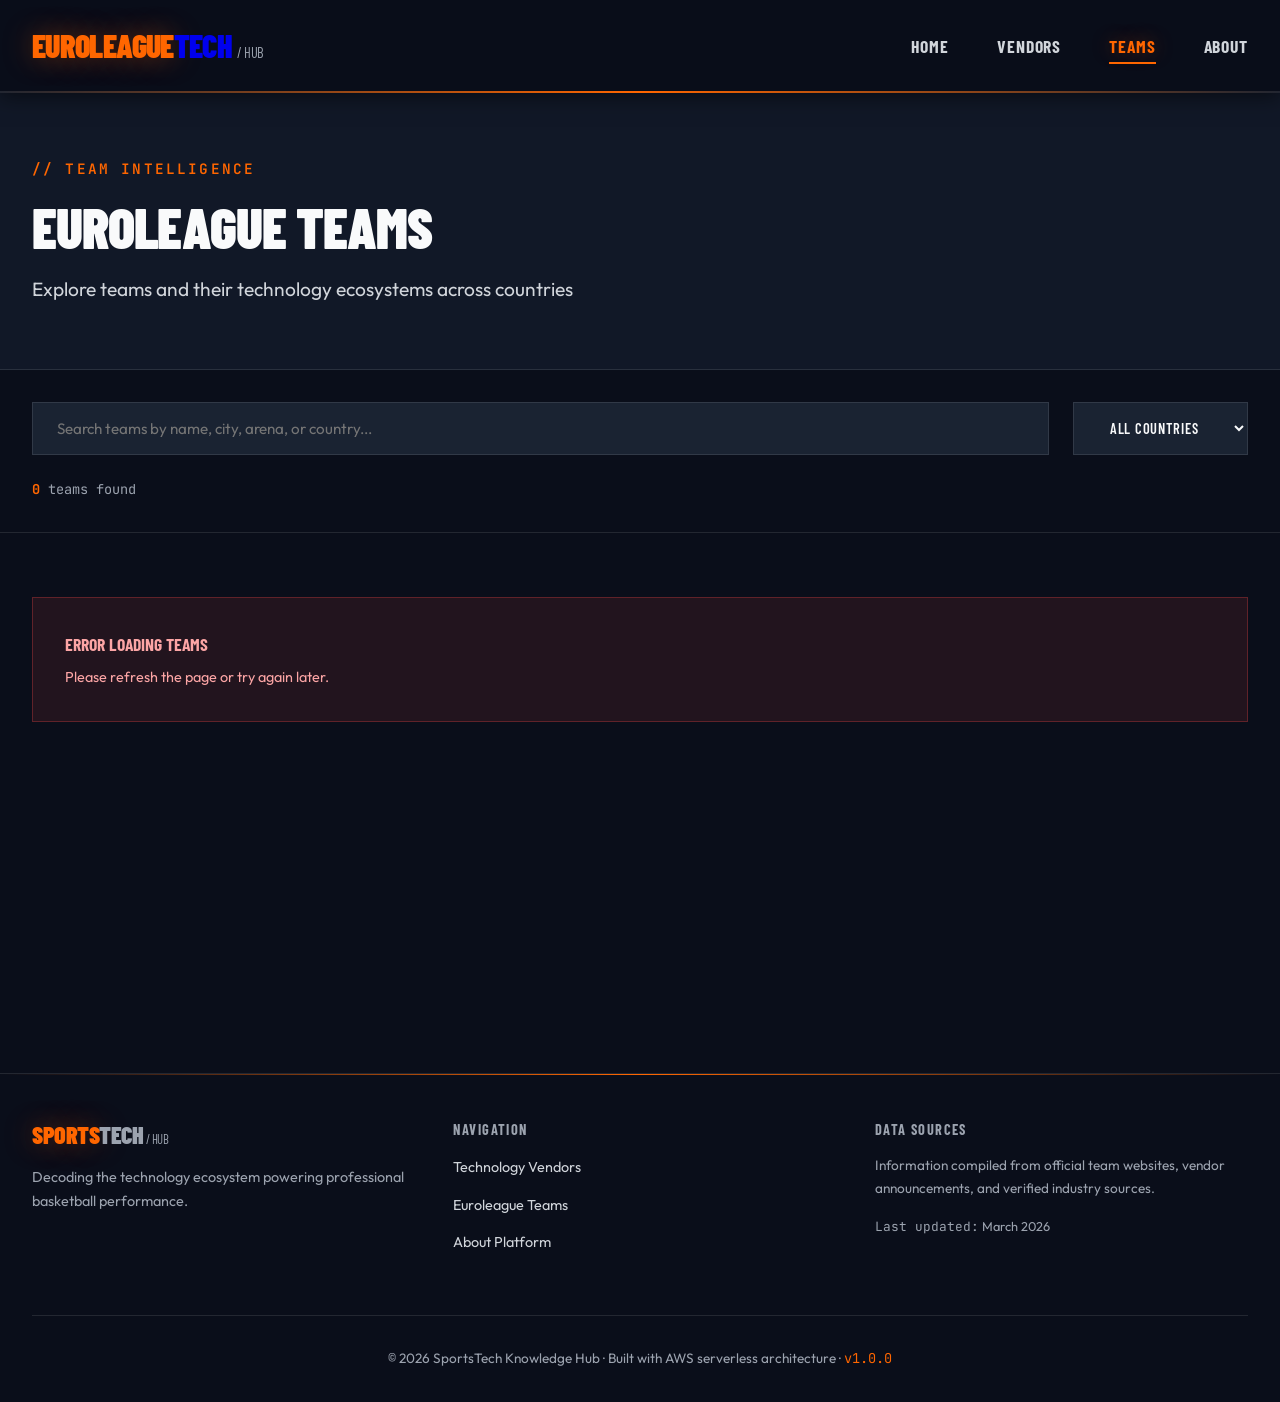
<file: frontend/teams.html>
<!DOCTYPE html>
<html lang="en">
<head>
    <meta charset="UTF-8">
    <meta name="viewport" content="width=device-width, initial-scale=1.0">
    <title>Euroleague Teams - SportsTech Intelligence Platform</title>
    <link rel="stylesheet" href="assets/css/enhanced.css">
    <link href="https://fonts.googleapis.com/css2?family=Barlow+Condensed:wght@400;500;600;700;800;900&family=Outfit:wght@300;400;500;600;700&family=JetBrains+Mono:wght@400;500;600;700&display=swap" rel="stylesheet">
</head>
<body>
    <!-- Navigation -->
    <nav class="nav-broadcast">
        <div style="max-width: 1400px; margin: 0 auto; padding: 1.25rem 2rem;">
            <div style="display: flex; justify-content: space-between; align-items: center;">
                <a href="index.html" class="logo-text" style="text-decoration: none;">
                    <span class="logo-accent">EUROLEAGUE</span>TECH <span style="color: var(--text-muted); font-weight: 400; font-size: 0.9rem;">/ HUB</span>
                </a>
                <div style="display: flex; gap: 3rem; align-items: center;">
                    <a href="index.html" class="nav-link" style="text-decoration: none;">Home</a>
                    <a href="vendors.html" class="nav-link" style="text-decoration: none;">Vendors</a>
                    <a href="teams.html" class="nav-link active" style="text-decoration: none;">Teams</a>
                    <a href="about.html" class="nav-link" style="text-decoration: none;">About</a>
                </div>
            </div>
        </div>
    </nav>

    <!-- Header Section -->
    <section style="background: var(--bg-secondary); padding: 4rem 0; border-bottom: 1px solid var(--border-color);">
        <div style="max-width: 1400px; margin: 0 auto; padding: 0 2rem;">
            <div style="font-family: 'JetBrains Mono', monospace; color: var(--orange-primary); font-size: 0.9rem; font-weight: 600; letter-spacing: 0.15em; margin-bottom: 1rem; text-transform: uppercase;">
                // TEAM INTELLIGENCE
            </div>
            <h1 style="font-family: 'Barlow Condensed', sans-serif; font-size: 3.5rem; font-weight: 900; margin-bottom: 1rem;">
                EUROLEAGUE TEAMS
            </h1>
            <p style="font-size: 1.2rem; color: var(--text-secondary); max-width: 700px;">
                Explore <span id="teams-headline-count" style="font-family: 'JetBrains Mono', monospace; color: var(--orange-primary);"></span> teams and their technology ecosystems across <span id="teams-headline-country-count" style="font-family: 'JetBrains Mono', monospace; color: var(--accent-blue);"></span> countries
            </p>
        </div>
    </section>

    <!-- Search & Filter Controls -->
    <section style="background: var(--bg-primary); padding: 2rem 0; border-bottom: 1px solid var(--border-color); position: sticky; top: 70px; z-index: 40;">
        <div style="max-width: 1400px; margin: 0 auto; padding: 0 2rem;">
            <div style="display: grid; grid-template-columns: 1fr auto; gap: 1.5rem; align-items: center;">
                <input 
                    type="text" 
                    id="search-input"
                    placeholder="Search teams by name, city, arena, or country..." 
                    style="width: 100%; padding: 1rem 1.5rem; background: var(--bg-card); border: 1px solid var(--border-color); color: var(--text-primary); font-family: 'Outfit', sans-serif; font-size: 0.95rem; outline: none; transition: border-color 0.3s;"
                    onfocus="this.style.borderColor='var(--border-glow)'"
                    onblur="this.style.borderColor='var(--border-color)'"
                >
                
                <select 
                    id="country-filter"
                    style="padding: 1rem 2rem; background: var(--bg-card); border: 1px solid var(--border-color); color: var(--text-primary); font-family: 'Barlow Condensed', sans-serif; font-weight: 600; text-transform: uppercase; letter-spacing: 0.05em; font-size: 0.9rem; cursor: pointer; outline: none;"
                >
                    <option value="">All Countries</option>
                    <!-- Populated by JavaScript -->
                </select>
            </div>
            
            <div style="margin-top: 1.5rem; font-family: 'JetBrains Mono', monospace; font-size: 0.85rem; color: var(--text-muted);">
                <span id="results-count" style="color: var(--orange-primary); font-weight: 700;">0</span> teams found
            </div>
        </div>
    </section>

    <!-- Teams Grid -->
    <section style="padding: 4rem 0; background: var(--bg-primary); min-height: 60vh;">
        <div style="max-width: 1400px; margin: 0 auto; padding: 0 2rem;">
            <!-- Loading State -->
            <div id="loading" style="text-align: center; padding: 4rem 0;">
                <div style="width: 60px; height: 60px; margin: 0 auto; border: 3px solid var(--border-color); border-top-color: var(--orange-primary); border-radius: 50%; animation: spin 1s linear infinite;"></div>
                <p style="color: var(--text-muted); margin-top: 1.5rem; font-family: 'Barlow Condensed', sans-serif; text-transform: uppercase; letter-spacing: 0.1em;">Loading teams...</p>
            </div>
            <style>
                @keyframes spin {
                    to { transform: rotate(360deg); }
                }
            </style>
            
            <!-- Error State -->
            <div id="error" class="hidden" style="background: rgba(239, 68, 68, 0.1); border: 1px solid rgba(239, 68, 68, 0.3); color: #FCA5A5; padding: 2rem;">
                <p style="font-family: 'Barlow Condensed', sans-serif; font-weight: 700; font-size: 1.1rem; margin-bottom: 0.5rem;">ERROR LOADING TEAMS</p>
                <p style="font-size: 0.9rem;">Please refresh the page or try again later.</p>
            </div>
            
            <!-- Teams Grid -->
            <div id="teams-list" style="display: grid; grid-template-columns: repeat(auto-fill, minmax(280px, 1fr)); gap: 2rem;">
                <!-- Populated by JavaScript -->
            </div>
            
            <!-- No Results -->
            <div id="no-results" class="hidden" style="text-align: center; padding: 4rem 0;">
                <svg style="width: 4rem; height: 4rem; margin: 0 auto; color: var(--text-muted); margin-bottom: 1.5rem;" fill="none" stroke="currentColor" viewBox="0 0 24 24">
                    <path stroke-linecap="round" stroke-linejoin="round" stroke-width="2" d="M21 21l-6-6m2-5a7 7 0 11-14 0 7 7 0 0114 0z"></path>
                </svg>
                <p style="color: var(--text-secondary); font-size: 1.1rem; margin-bottom: 0.5rem;">No teams found matching your search</p>
                <p style="color: var(--text-muted); font-size: 0.9rem;">Try adjusting your filters or search terms</p>
            </div>
        </div>
    </section>

    <!-- Team Modal -->
    <div id="team-modal" class="hidden modal-overlay" style="position: fixed; inset: 0; z-index: 1000; overflow-y: auto;">
        <div style="display: flex; align-items: center; justify-content: center; min-height: 100vh; padding: 2rem;">
            <div id="team-modal-content" class="modal-content" style="background: var(--bg-elevated); max-width: 900px; width: 100%; padding: 3rem; position: relative;">
                <!-- Content populated by JavaScript -->
            </div>
        </div>
    </div>

    <!-- Footer -->
    <footer class="footer-broadcast" style="position: relative;">
        <div style="max-width: 1400px; margin: 0 auto; padding: 0 2rem;">
            <div style="display: grid; grid-template-columns: repeat(auto-fit, minmax(250px, 1fr)); gap: 3rem; margin-bottom: 3rem;">
                <div>
                    <h3 style="font-family: 'Barlow Condensed', sans-serif; font-weight: 900; font-size: 1.5rem; margin-bottom: 1rem;">
                        <span class="logo-accent">SPORTS</span>TECH<span style="color: var(--text-muted); font-weight: 400; font-size: 0.8rem;"> / HUB</span>
                    </h3>
                    <p style="color: var(--text-muted); font-size: 0.9rem; line-height: 1.7;">
                        Decoding the technology ecosystem powering professional basketball performance.
                    </p>
                </div>
                <div>
                    <h4 style="font-family: 'Barlow Condensed', sans-serif; font-weight: 700; text-transform: uppercase; letter-spacing: 0.1em; margin-bottom: 1rem; font-size: 0.9rem;">Navigation</h4>
                    <ul style="list-style: none; padding: 0; margin: 0;">
                        <li style="margin-bottom: 0.75rem;"><a href="vendors.html" style="color: var(--text-secondary); text-decoration: none; transition: color 0.3s; font-size: 0.9rem;" onmouseover="this.style.color='var(--orange-primary)'" onmouseout="this.style.color='var(--text-secondary)'">Technology Vendors</a></li>
                        <li style="margin-bottom: 0.75rem;"><a href="teams.html" style="color: var(--text-secondary); text-decoration: none; transition: color 0.3s; font-size: 0.9rem;" onmouseover="this.style.color='var(--orange-primary)'" onmouseout="this.style.color='var(--text-secondary)'">Euroleague Teams</a></li>
                        <li style="margin-bottom: 0.75rem;"><a href="about.html" style="color: var(--text-secondary); text-decoration: none; transition: color 0.3s; font-size: 0.9rem;" onmouseover="this.style.color='var(--orange-primary)'" onmouseout="this.style.color='var(--text-secondary)'">About Platform</a></li>
                    </ul>
                </div>
                <div>
                    <h4 style="font-family: 'Barlow Condensed', sans-serif; font-weight: 700; text-transform: uppercase; letter-spacing: 0.1em; margin-bottom: 1rem; font-size: 0.9rem;">Data Sources</h4>
                    <p style="color: var(--text-muted); font-size: 0.85rem; line-height: 1.7;">
                        Information compiled from official team websites, vendor announcements, and verified industry sources.
                    </p>
                    <p style="color: var(--text-muted); font-size: 0.8rem; margin-top: 1rem;">
                        <span style="font-family: 'JetBrains Mono', monospace;">Last updated:</span> March 2026
                    </p>
                </div>
            </div>
            <div style="padding-top: 2rem; border-top: 1px solid var(--border-color); text-align: center; font-size: 0.85rem; color: var(--text-muted);">
                <span style="font-family: 'JetBrains Mono', monospace;">©</span> 2026 SportsTech Knowledge Hub · Built with AWS serverless architecture · <span style="font-family: 'JetBrains Mono', monospace; color: var(--orange-primary);">v1.0.0</span>
            </div>
        </div>
    </footer>

    <script src="assets/js/teams.js"></script>
</body>
</html>
</file>
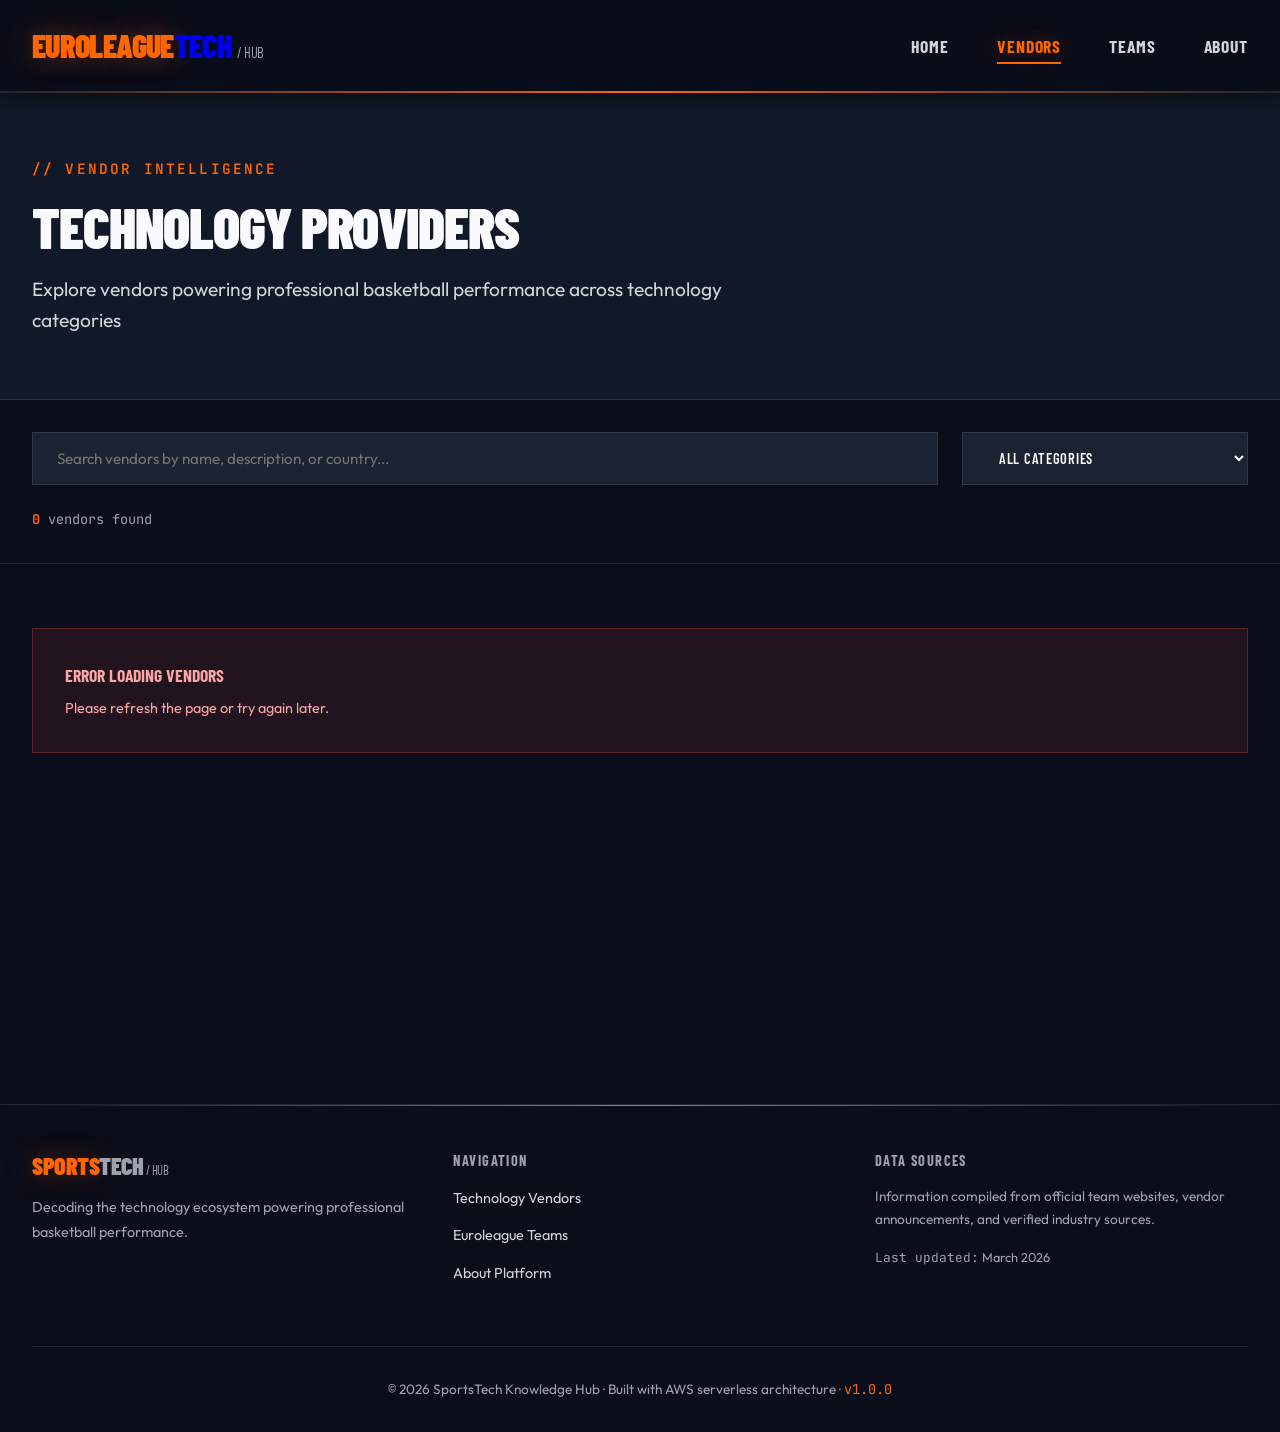
<file: frontend/vendors.html>
<!DOCTYPE html>
<html lang="en">
<head>
    <meta charset="UTF-8">
    <meta name="viewport" content="width=device-width, initial-scale=1.0">
    <title>Technology Vendors - SportsTech Intelligence Platform</title>
    <link rel="stylesheet" href="assets/css/enhanced.css">
    <link href="https://fonts.googleapis.com/css2?family=Barlow+Condensed:wght@400;500;600;700;800;900&family=Outfit:wght@300;400;500;600;700&family=JetBrains+Mono:wght@400;500;600;700&display=swap" rel="stylesheet">
</head>
<body>
    <!-- Navigation -->
    <nav class="nav-broadcast">
        <div style="max-width: 1400px; margin: 0 auto; padding: 1.25rem 2rem;">
            <div style="display: flex; justify-content: space-between; align-items: center;">
                <a href="index.html" class="logo-text" style="text-decoration: none;">
                    <span class="logo-accent">EUROLEAGUE</span>TECH <span style="color: var(--text-muted); font-weight: 400; font-size: 0.9rem;">/ HUB</span>
                </a>
                <div style="display: flex; gap: 3rem; align-items: center;">
                    <a href="index.html" class="nav-link" style="text-decoration: none;">Home</a>
                    <a href="vendors.html" class="nav-link active" style="text-decoration: none;">Vendors</a>
                    <a href="teams.html" class="nav-link" style="text-decoration: none;">Teams</a>
                    <a href="about.html" class="nav-link" style="text-decoration: none;">About</a>
                </div>
            </div>
        </div>
    </nav>

    <!-- Header Section -->
    <section style="background: var(--bg-secondary); padding: 4rem 0; border-bottom: 1px solid var(--border-color);">
        <div style="max-width: 1400px; margin: 0 auto; padding: 0 2rem;">
            <div style="font-family: 'JetBrains Mono', monospace; color: var(--orange-primary); font-size: 0.9rem; font-weight: 600; letter-spacing: 0.15em; margin-bottom: 1rem; text-transform: uppercase;">
                // VENDOR INTELLIGENCE
            </div>
            <h1 style="font-family: 'Barlow Condensed', sans-serif; font-size: 3.5rem; font-weight: 900; margin-bottom: 1rem;">
                TECHNOLOGY PROVIDERS
            </h1>
            <p style="font-size: 1.2rem; color: var(--text-secondary); max-width: 700px;">
                Explore <span id="vendors-headline-count" style="font-family: 'JetBrains Mono', monospace; color: var(--orange-primary);"></span> vendors powering professional basketball performance across <span id="vendors-headline-category-count" style="font-family: 'JetBrains Mono', monospace; color: var(--accent-blue);"></span> technology categories
            </p>
        </div>
   </section>

    <!-- Search & Filter Controls -->
    <section style="background: var(--bg-primary); padding: 2rem 0; border-bottom: 1px solid var(--border-color); position: sticky; top: 70px; z-index: 40;">
        <div style="max-width: 1400px; margin: 0 auto; padding: 0 2rem;">
            <div style="display: grid; grid-template-columns: 1fr auto; gap: 1.5rem; align-items: center;">
                <input 
                    type="text" 
                    id="search-input"
                    placeholder="Search vendors by name, description, or country..." 
                    style="width: 100%; padding: 1rem 1.5rem; background: var(--bg-card); border: 1px solid var(--border-color); color: var(--text-primary); font-family: 'Outfit', sans-serif; font-size: 0.95rem; outline: none; transition: border-color 0.3s;"
                    onfocus="this.style.borderColor='var(--border-glow)'"
                    onblur="this.style.borderColor='var(--border-color)'"
                >
                
                <select 
                    id="category-filter"
                    style="padding: 1rem 2rem; background: var(--bg-card); border: 1px solid var(--border-color); color: var(--text-primary); font-family: 'Barlow Condensed', sans-serif; font-weight: 600; text-transform: uppercase; letter-spacing: 0.05em; font-size: 0.9rem; cursor: pointer; outline: none;"
                >
                    <option value="">All Categories</option>
                    <option value="Performance Tracking">⚡ Performance Tracking</option>
                    <option value="Video Analysis">🎥 Video Analysis</option>
                    <option value="Analytics & AI">🧠 Analytics & AI</option>
                    <option value="Recovery & Medical">💚 Recovery & Medical</option>
                    <option value="Fan Engagement">📱 Fan Engagement</option>
                    <option value="Facilities & Infrastructure">🏟️ Facilities & Infrastructure</option>
                    <option value="Business Operations">📊 Business Operations</option>
                    <option value="Scouting & Recruitment">🔍 Scouting & Recruitment</option>
                    <option value="Content & Broadcasting">📹 Content & Broadcasting</option>
                </select>
            </div>
            
            <div style="margin-top: 1.5rem; font-family: 'JetBrains Mono', monospace; font-size: 0.85rem; color: var(--text-muted);">
                <span id="results-count" style="color: var(--orange-primary); font-weight: 700;">0</span> vendors found
            </div>
        </div>
    </section>

    <!-- Vendors Grid -->
    <section style="padding: 4rem 0; background: var(--bg-primary); min-height: 60vh;">
        <div style="max-width: 1400px; margin: 0 auto; padding: 0 2rem;">
            <!-- Loading State -->
            <div id="loading" style="text-align: center; padding: 4rem 0;">
                <div style="width: 60px; height: 60px; margin: 0 auto; border: 3px solid var(--border-color); border-top-color: var(--orange-primary); border-radius: 50%; animation: spin 1s linear infinite;"></div>
                <p style="color: var(--text-muted); margin-top: 1.5rem; font-family: 'Barlow Condensed', sans-serif; text-transform: uppercase; letter-spacing: 0.1em;">Loading vendors...</p>
            </div>
            <style>
                @keyframes spin {
                    to { transform: rotate(360deg); }
                }
            </style>
            
            <!-- Error State -->
            <div id="error" class="hidden" style="background: rgba(239, 68, 68, 0.1); border: 1px solid rgba(239, 68, 68, 0.3); color: #FCA5A5; padding: 2rem; border-radius: 0;">
                <p style="font-family: 'Barlow Condensed', sans-serif; font-weight: 700; font-size: 1.1rem; margin-bottom: 0.5rem;">ERROR LOADING VENDORS</p>
                <p style="font-size: 0.9rem;">Please refresh the page or try again later.</p>
            </div>
            
            <!-- Vendors Grid -->
            <div id="vendors-list" class="category-grid">
                <!-- Populated by JavaScript -->
            </div>
            
            <!-- No Results -->
            <div id="no-results" class="hidden" style="text-align: center; padding: 4rem 0;">
                <p style="font-family: 'Barlow Condensed', sans-serif; font-size: 1.5rem; font-weight: 700; color: var(--text-muted); margin-bottom: 1rem;">NO VENDORS FOUND</p>
                <p style="color: var(--text-muted); font-size: 0.95rem;">Try adjusting your search or filters</p>
            </div>
        </div>
    </section>

    <!-- Vendor Modal -->
    <div id="vendor-modal" class="hidden modal-overlay" style="position: fixed; inset: 0; background: rgba(0, 0, 0, 0.85); z-index: 1000; overflow-y: auto;">
        <div style="display: flex; align-items: center; justify-content: center; min-height: 100vh; padding: 2rem;">
            <div id="vendor-modal-content" class="modal-content" style="background: var(--bg-elevated); max-width: 900px; width: 100%; padding: 3rem; position: relative;">
                <!-- Content populated by JavaScript -->
            </div>
        </div>
    </div>

    <!-- Footer -->
    <footer class="footer-broadcast" style="position: relative;">
        <div style="max-width: 1400px; margin: 0 auto; padding: 0 2rem;">
            <div style="display: grid; grid-template-columns: repeat(auto-fit, minmax(250px, 1fr)); gap: 3rem; margin-bottom: 3rem;">
                <div>
                    <h3 style="font-family: 'Barlow Condensed', sans-serif; font-weight: 900; font-size: 1.5rem; margin-bottom: 1rem;">
                        <span class="logo-accent">SPORTS</span>TECH<span style="color: var(--text-muted); font-weight: 400; font-size: 0.8rem;"> / HUB</span>
                    </h3>
                    <p style="color: var(--text-muted); font-size: 0.9rem; line-height: 1.7;">
                        Decoding the technology ecosystem powering professional basketball performance.
                    </p>
                </div>
                <div>
                    <h4 style="font-family: 'Barlow Condensed', sans-serif; font-weight: 700; text-transform: uppercase; letter-spacing: 0.1em; margin-bottom: 1rem; font-size: 0.9rem;">Navigation</h4>
                    <ul style="list-style: none; padding: 0; margin: 0;">
                        <li style="margin-bottom: 0.75rem;"><a href="vendors.html" style="color: var(--text-secondary); text-decoration: none; transition: color 0.3s; font-size: 0.9rem;" onmouseover="this.style.color='var(--orange-primary)'" onmouseout="this.style.color='var(--text-secondary)'">Technology Vendors</a></li>
                        <li style="margin-bottom: 0.75rem;"><a href="teams.html" style="color: var(--text-secondary); text-decoration: none; transition: color 0.3s; font-size: 0.9rem;" onmouseover="this.style.color='var(--orange-primary)'" onmouseout="this.style.color='var(--text-secondary)'">Euroleague Teams</a></li>
                        <li style="margin-bottom: 0.75rem;"><a href="about.html" style="color: var(--text-secondary); text-decoration: none; transition: color 0.3s; font-size: 0.9rem;" onmouseover="this.style.color='var(--orange-primary)'" onmouseout="this.style.color='var(--text-secondary)'">About Platform</a></li>
                    </ul>
                </div>
                <div>
                    <h4 style="font-family: 'Barlow Condensed', sans-serif; font-weight: 700; text-transform: uppercase; letter-spacing: 0.1em; margin-bottom: 1rem; font-size: 0.9rem;">Data Sources</h4>
                    <p style="color: var(--text-muted); font-size: 0.85rem; line-height: 1.7;">
                        Information compiled from official team websites, vendor announcements, and verified industry sources.
                    </p>
                    <p style="color: var(--text-muted); font-size: 0.8rem; margin-top: 1rem;">
                        <span style="font-family: 'JetBrains Mono', monospace;">Last updated:</span> March 2026
                    </p>
                </div>
            </div>
            <div style="padding-top: 2rem; border-top: 1px solid var(--border-color); text-align: center; font-size: 0.85rem; color: var(--text-muted);">
                <span style="font-family: 'JetBrains Mono', monospace;">©</span> 2026 SportsTech Knowledge Hub · Built with AWS serverless architecture · <span style="font-family: 'JetBrains Mono', monospace; color: var(--orange-primary);">v1.0.0</span>
            </div>
        </div>
    </footer>

    <script src="assets/js/vendors.js"></script>
</body>
</html>
</file>
<file: frontend/assets/css/enhanced.css>
/* SportsTech Hub - Broadcast Analytics Aesthetic */
/* Distinctive typography & bold design system */

@import url('https://fonts.googleapis.com/css2?family=Barlow+Condensed:wght@400;500;600;700;800;900&family=Outfit:wght@300;400;500;600;700&family=JetBrains+Mono:wght@400;500;600;700&display=swap');

:root {
    /* Primary Brand Colors */
    --orange-primary: #FF6600;
    --orange-light: #FF8533;
    --orange-dark: #CC5200;
    --orange-glow: rgba(255, 102, 0, 0.4);
    
    /* Dark Theme Palette */
    --bg-primary: #0A0E1A;
    --bg-secondary: #111827;
    --bg-elevated: #1F2937;
    --bg-card: #1a2332;
    
    /* Accent Colors - Data Viz Style */
    --accent-blue: #00D9FF;
    --accent-purple: #B794F6;
    --accent-green: #10B981;
    --accent-yellow: #FBBF24;
    
    /* Text Colors */
    --text-primary: #F9FAFB;
    --text-secondary: #D1D5DB;
    --text-muted: #9CA3AF;
    
    /* Borders & Dividers */
    --border-color: rgba(255, 255, 255, 0.1);
    --border-glow: rgba(255, 102, 0, 0.3);
}

* {
    margin: 0;
    padding: 0;
    box-sizing: border-box;
}

/* Utility Classes */
.hidden {
    display: none !important;
}

body {
    font-family: 'Outfit', -apple-system, BlinkMacSystemFont, sans-serif;
    background: var(--bg-primary);
    color: var(--text-primary);
    line-height: 1.6;
    overflow-x: hidden;
}

/* Typography Hierarchy */
h1, h2, h3, h4, h5, h6 {
    font-family: 'Barlow Condensed', sans-serif;
    font-weight: 800;
    letter-spacing: -0.02em;
    line-height: 1.1;
}

.display-title {
    font-size: clamp(3rem, 8vw, 7rem);
    font-weight: 900;
    text-transform: uppercase;
    letter-spacing: -0.04em;
    background: linear-gradient(135deg, var(--orange-primary) 0%, var(--accent-yellow) 100%);
    -webkit-background-clip: text;
    -webkit-text-fill-color: transparent;
    background-clip: text;
}

.stats-number {
    font-family: 'JetBrains Mono', monospace;
    font-weight: 700;
    font-size: 4rem;
    background: linear-gradient(135deg, var(--orange-primary), var(--accent-blue));
    -webkit-background-clip: text;
    -webkit-text-fill-color: transparent;
    letter-spacing: -0.05em;
}

/* Navigation - Broadcast Style */
.nav-broadcast {
    background: rgba(10, 14, 26, 0.95);
    backdrop-filter: blur(20px);
    border-bottom: 2px solid var(--border-color);
    position: sticky;
    top: 0;
    z-index: 1000;
    box-shadow: 0 4px 20px rgba(0, 0, 0, 0.5);
}

.nav-broadcast::after {
    content: '';
    position: absolute;
    bottom: -2px;
    left: 0;
    width: 100%;
    height: 2px;
    background: linear-gradient(90deg, 
        transparent 0%, 
        var(--orange-primary) 50%, 
        transparent 100%
    );
    animation: scanline 3s ease-in-out infinite;
}

@keyframes scanline {
    0%, 100% { opacity: 0.3; }
    50% { opacity: 1; }
}

.nav-link {
    font-family: 'Barlow Condensed', sans-serif;
    font-weight: 700;
    font-size: 1.1rem;
    text-transform: uppercase;
    letter-spacing: 0.05em;
    color: var(--text-secondary);
    transition: all 0.3s cubic-bezier(0.4, 0, 0.2, 1);
    position: relative;
}

.nav-link::before {
    content: '';
    position: absolute;
    bottom: -4px;
    left: 0;
    width: 0;
    height: 2px;
    background: var(--orange-primary);
    transition: width 0.3s ease;
}

.nav-link:hover,
.nav-link.active {
    color: var(--orange-primary);
    text-shadow: 0 0 20px var(--orange-glow);
}

.nav-link:hover::before,
.nav-link.active::before {
    width: 100%;
}

.logo-text {
    font-family: 'Barlow Condensed', sans-serif;
    font-weight: 900;
    font-size: 2rem;
    text-transform: uppercase;
    letter-spacing: -0.02em;
}

.logo-accent {
    color: var(--orange-primary);
    text-shadow: 0 0 30px var(--orange-glow);
}

/* Hero Section - Diagonal Grid Breaking */
.hero-broadcast {
    position: relative;
    min-height: 85vh;
    display: flex;
    align-items: center;
    background: linear-gradient(135deg, var(--bg-primary) 0%, var(--bg-secondary) 100%);
    overflow: hidden;
}

.hero-broadcast::before {
    content: '';
    position: absolute;
    top: 0;
    left: 0;
    width: 100%;
    height: 100%;
    background-image: 
        linear-gradient(rgba(255, 102, 0, 0.03) 1px, transparent 1px),
        linear-gradient(90deg, rgba(255, 102, 0, 0.03) 1px, transparent 1px);
    background-size: 60px 60px;
    animation: gridScroll 20s linear infinite;
}

@keyframes gridScroll {
    0% { transform: translate(0, 0); }
    100% { transform: translate(60px, 60px); }
}

.hero-diagonal-accent {
    position: absolute;
    width: 120%;
    height: 300px;
    background: linear-gradient(135deg, transparent 40%, var(--orange-primary) 40%, var(--orange-primary) 60%, transparent 60%);
    opacity: 0.05;
    transform: rotate(-15deg);
    bottom: -100px;
    left: -10%;
    animation: diagonalPulse 8s ease-in-out infinite;
}

@keyframes diagonalPulse {
    0%, 100% { transform: rotate(-15deg) translateY(0); opacity: 0.05; }
    50% { transform: rotate(-15deg) translateY(-20px); opacity: 0.08; }
}

.hero-content {
    position: relative;
    z-index: 2;
}

.hero-subtitle {
    font-size: 1.5rem;
    color: var(--text-secondary);
    font-weight: 400;
    margin-bottom: 2rem;
    max-width: 700px;
}

.hero-cta-group {
    display: flex;
    gap: 1.5rem;
    flex-wrap: wrap;
}

/* Button Styles - Broadcast Graphics */
.btn-primary {
    font-family: 'Barlow Condensed', sans-serif;
    font-weight: 700;
    font-size: 1.1rem;
    text-transform: uppercase;
    letter-spacing: 0.05em;
    padding: 1rem 2.5rem;
    background: var(--orange-primary);
    color: white;
    border: none;
    border-radius: 0;
    position: relative;
    overflow: hidden;
    cursor: pointer;
    transition: all 0.3s ease;
    box-shadow: 0 0 30px rgba(255, 102, 0, 0.3);
}

.btn-primary::before {
    content: '';
    position: absolute;
    top: 0;
    left: -100%;
    width: 100%;
    height: 100%;
    background: linear-gradient(90deg, transparent, rgba(255, 255, 255, 0.3), transparent);
    transition: left 0.5s ease;
}

.btn-primary:hover {
    transform: translateY(-2px);
    box-shadow: 0 10px 40px rgba(255, 102, 0, 0.5);
}

.btn-primary:hover::before {
    left: 100%;
}

.btn-secondary {
    font-family: 'Barlow Condensed', sans-serif;
    font-weight: 700;
    font-size: 1.1rem;
    text-transform: uppercase;
    letter-spacing: 0.05em;
    padding: 1rem 2.5rem;
    background: transparent;
    color: var(--text-primary);
    border: 2px solid var(--border-color);
    border-radius: 0;
    cursor: pointer;
    transition: all 0.3s ease;
}

.btn-secondary:hover {
    border-color: var(--orange-primary);
    color: var(--orange-primary);
    box-shadow: 0 0 30px rgba(255, 102, 0, 0.2);
}

/* Stats Bar - Live Broadcast Style */
.stats-broadcast {
    background: var(--bg-secondary);
    border-top: 1px solid var(--border-color);
    border-bottom: 1px solid var(--border-color);
    position: relative;
    padding: 3rem 0;
    overflow: hidden;
}

.stats-broadcast::before {
    content: '';
    position: absolute;
    top: 0;
    left: 0;
    width: 100%;
    height: 100%;
    background: linear-gradient(90deg, 
        transparent 0%, 
        rgba(255, 102, 0, 0.05) 50%, 
        transparent 100%
    );
    animation: statsSweep 4s ease-in-out infinite;
}

@keyframes statsSweep {
    0%, 100% { transform: translateX(-100%); }
    50% { transform: translateX(100%); }
}

.stat-item {
    text-align: center;
    position: relative;
}

.stat-number {
    font-family: 'JetBrains Mono', monospace;
    font-size: 4.5rem;
    font-weight: 700;
    background: linear-gradient(135deg, var(--orange-primary), var(--accent-blue));
    -webkit-background-clip: text;
    -webkit-text-fill-color: transparent;
    letter-spacing: -0.05em;
    display: block;
    margin-bottom: 0.5rem;
}

.stat-label {
    font-family: 'Barlow Condensed', sans-serif;
    font-weight: 600;
    font-size: 1rem;
    text-transform: uppercase;
    letter-spacing: 0.1em;
    color: var(--text-muted);
}

/* Card System - Data Dashboard Aesthetic */
.card-broadcast {
    background: var(--bg-card);
    border: 1px solid var(--border-color);
    padding: 2rem;
    position: relative;
    transition: all 0.4s cubic-bezier(0.4, 0, 0.2, 1);
    overflow: hidden;
}

.card-broadcast::before {
    content: '';
    position: absolute;
    top: 0;
    left: 0;
    width: 100%;
    height: 2px;
    background: linear-gradient(90deg, 
        transparent 0%, 
        var(--orange-primary) 50%, 
        transparent 100%
    );
    opacity: 0;
    transition: opacity 0.3s ease;
}

.card-broadcast:hover {
    transform: translateY(-8px);
    border-color: var(--border-glow);
    box-shadow: 0 20px 60px rgba(0, 0, 0, 0.4),
                0 0 40px rgba(255, 102, 0, 0.2);
}

.card-broadcast:hover::before {
    opacity: 1;
}

.card-icon {
    width: 3.5rem;
    height: 3.5rem;
    background: linear-gradient(135deg, var(--orange-primary), var(--orange-dark));
    display: flex;
    align-items: center;
    justify-content: center;
    margin-bottom: 1.5rem;
    clip-path: polygon(30% 0%, 70% 0%, 100% 30%, 100% 70%, 70% 100%, 30% 100%, 0% 70%, 0% 30%);
    box-shadow: 0 0 30px var(--orange-glow);
}

.card-title {
    font-size: 1.5rem;
    font-weight: 800;
    margin-bottom: 1rem;
    color: var(--text-primary);
}

.card-description {
    color: var(--text-secondary);
    font-size: 0.95rem;
    line-height: 1.7;
}

/* Category Grid - Staggered Animation */
.category-grid {
    display: grid;
    grid-template-columns: repeat(auto-fit, minmax(300px, 1fr));
    gap: 2rem;
}

.category-card {
    animation: cardFadeIn 0.6s ease-out backwards;
}

.category-card:nth-child(1) { animation-delay: 0.1s; }
.category-card:nth-child(2) { animation-delay: 0.15s; }
.category-card:nth-child(3) { animation-delay: 0.2s; }
.category-card:nth-child(4) { animation-delay: 0.25s; }
.category-card:nth-child(5) { animation-delay: 0.3s; }
.category-card:nth-child(6) { animation-delay: 0.35s; }
.category-card:nth-child(7) { animation-delay: 0.4s; }
.category-card:nth-child(8) { animation-delay: 0.45s; }
.category-card:nth-child(9) { animation-delay: 0.5s; }

@keyframes cardFadeIn {
    from {
        opacity: 0;
        transform: translateY(30px);
    }
    to {
        opacity: 1;
        transform: translateY(0);
    }
}

/* Category-Specific Accents */
.category-performance { border-left: 3px solid #00D9FF; }
.category-video { border-left: 3px solid #B794F6; }
.category-analytics { border-left: 3px solid #FBBF24; }
.category-recovery { border-left: 3px solid #10B981; }
.category-fan { border-left: 3px solid #EC4899; }
.category-facility { border-left: 3px solid #6366F1; }
.category-business { border-left: 3px solid #F59E0B; }
.category-scouting { border-left: 3px solid #14B8A6; }
.category-content { border-left: 3px solid #EF4444; }

/* Badge Styles - Broadcast Chips */
.badge {
    font-family: 'Barlow Condensed', sans-serif;
    font-weight: 700;
    font-size: 0.85rem;
    text-transform: uppercase;
    letter-spacing: 0.05em;
    padding: 0.4rem 1rem;
    background: rgba(255, 102, 0, 0.15);
    border: 1px solid rgba(255, 102, 0, 0.3);
    color: var(--orange-light);
    clip-path: polygon(8px 0, 100% 0, 100% calc(100% - 8px), calc(100% - 8px) 100%, 0 100%, 0 8px);
}

/* Modal - Data Terminal Style */
.modal-overlay {
    backdrop-filter: blur(12px);
    background: rgba(0, 0, 0, 0.8);
}

.modal-content {
    background: var(--bg-elevated);
    border: 1px solid var(--border-color);
    box-shadow: 0 30px 80px rgba(0, 0, 0, 0.6),
                0 0 60px rgba(255, 102, 0, 0.15);
    animation: modalSlide 0.4s cubic-bezier(0.4, 0, 0.2, 1);
}

@keyframes modalSlide {
    from {
        opacity: 0;
        transform: translateY(40px) scale(0.95);
    }
    to {
        opacity: 1;
        transform: translateY(0) scale(1);
    }
}

/* Kinetic Number Counter */
@keyframes countUp {
    from {
        opacity: 0;
        transform: translateY(20px);
    }
    to {
        opacity: 1;
        transform: translateY(0);
    }
}

.animate-count {
    animation: countUp 0.6s ease-out;
}

/* Utility Classes */
.text-gradient-orange {
    background: linear-gradient(135deg, var(--orange-primary), var(--accent-yellow));
    -webkit-background-clip: text;
    -webkit-text-fill-color: transparent;
}

.text-gradient-blue {
    background: linear-gradient(135deg, var(--accent-blue), var(--accent-purple));
    -webkit-background-clip: text;
    -webkit-text-fill-color: transparent;
}

.glow-orange {
    box-shadow: 0 0 30px var(--orange-glow);
}

.border-glow {
    border-color: var(--border-glow);
    box-shadow: 0 0 20px rgba(255, 102, 0, 0.2);
}

/* Responsive Design */
@media (max-width: 768px) {
    .display-title {
        font-size: 3rem;
    }
    
    .stat-number {
        font-size: 3rem;
    }
    
    .hero-broadcast {
        min-height: 70vh;
    }
    
    .category-grid {
        grid-template-columns: 1fr;
    }
    
    .hero-cta-group {
        flex-direction: column;
    }
}

/* Footer - Terminal Style */
.footer-broadcast {
    background: var(--bg-primary);
    border-top: 1px solid var(--border-color);
    color: var(--text-muted);
    padding: 3rem 0 2rem;
}

.footer-broadcast::before {
    content: '';
    position: absolute;
    top: 0;
    left: 0;
    width: 100%;
    height: 1px;
    background: linear-gradient(90deg, 
        transparent 0%, 
        var(--orange-primary) 50%, 
        transparent 100%
    );
}
</file>
